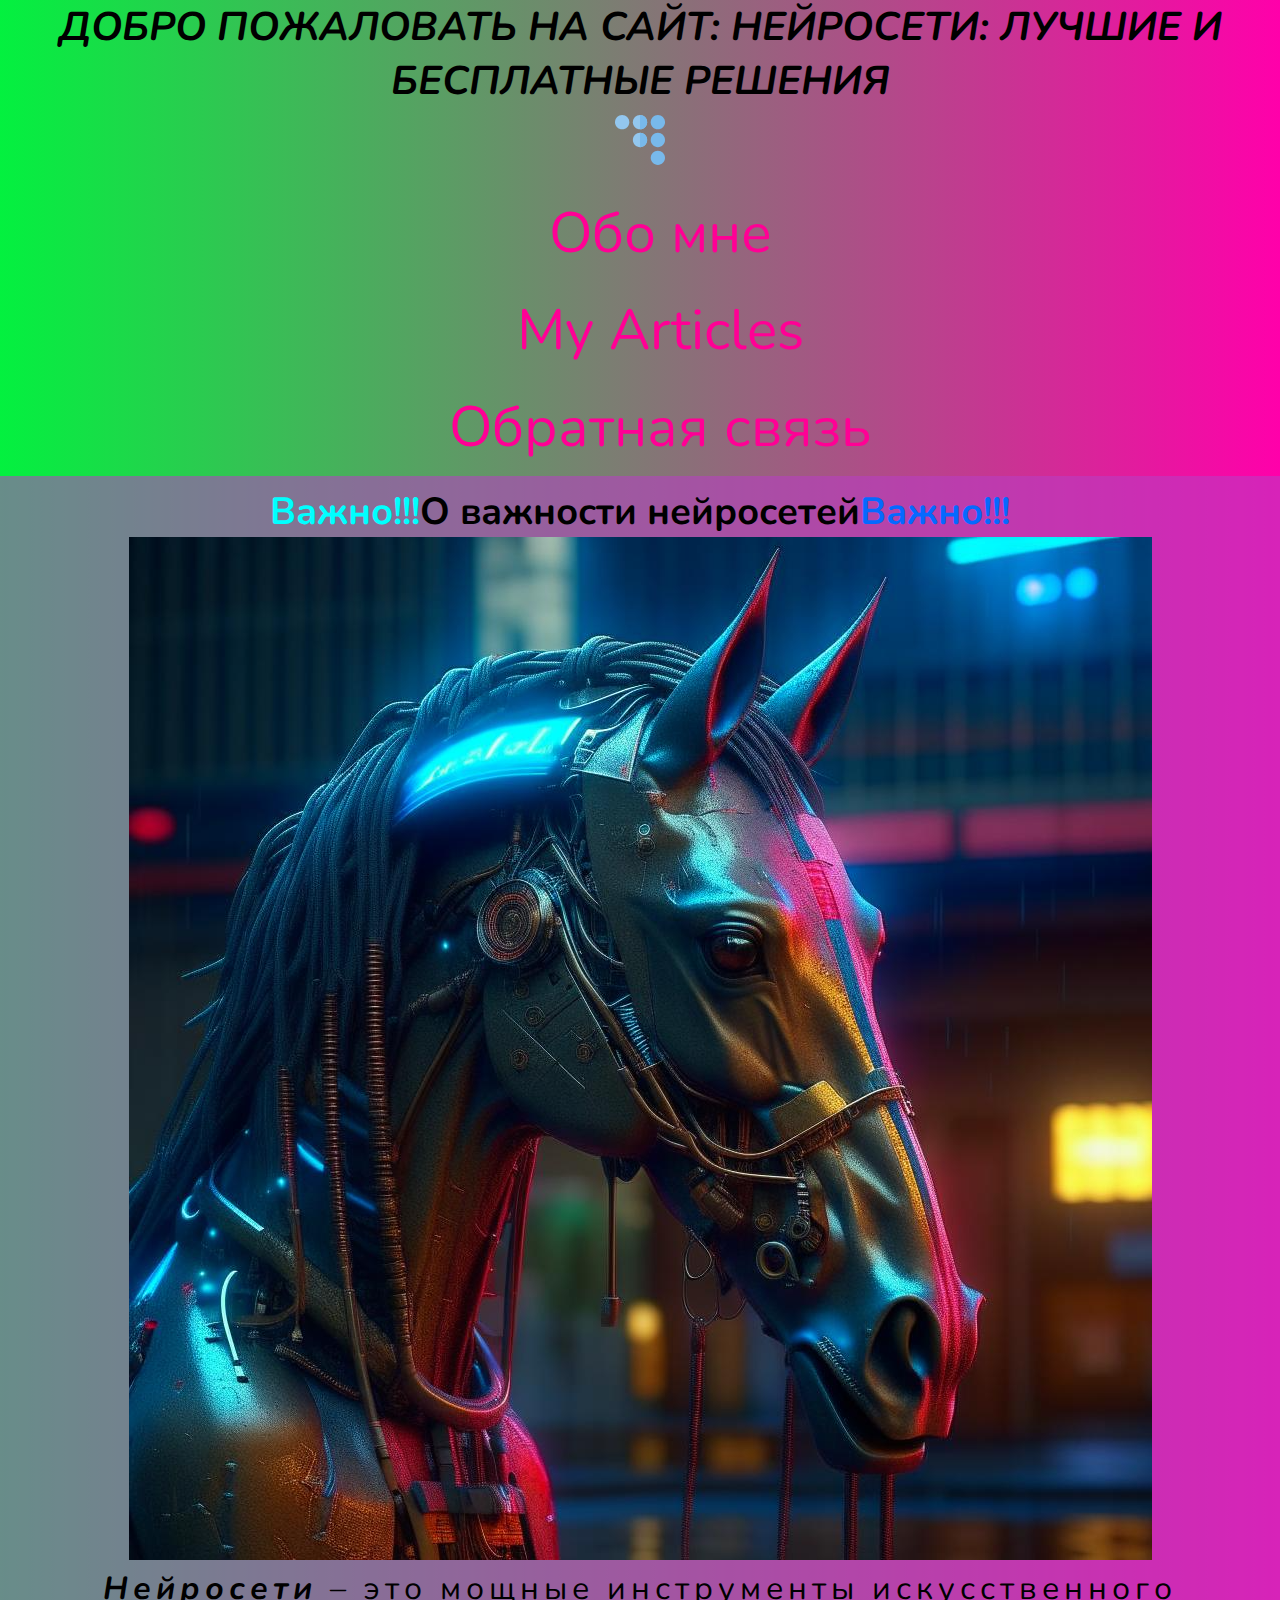
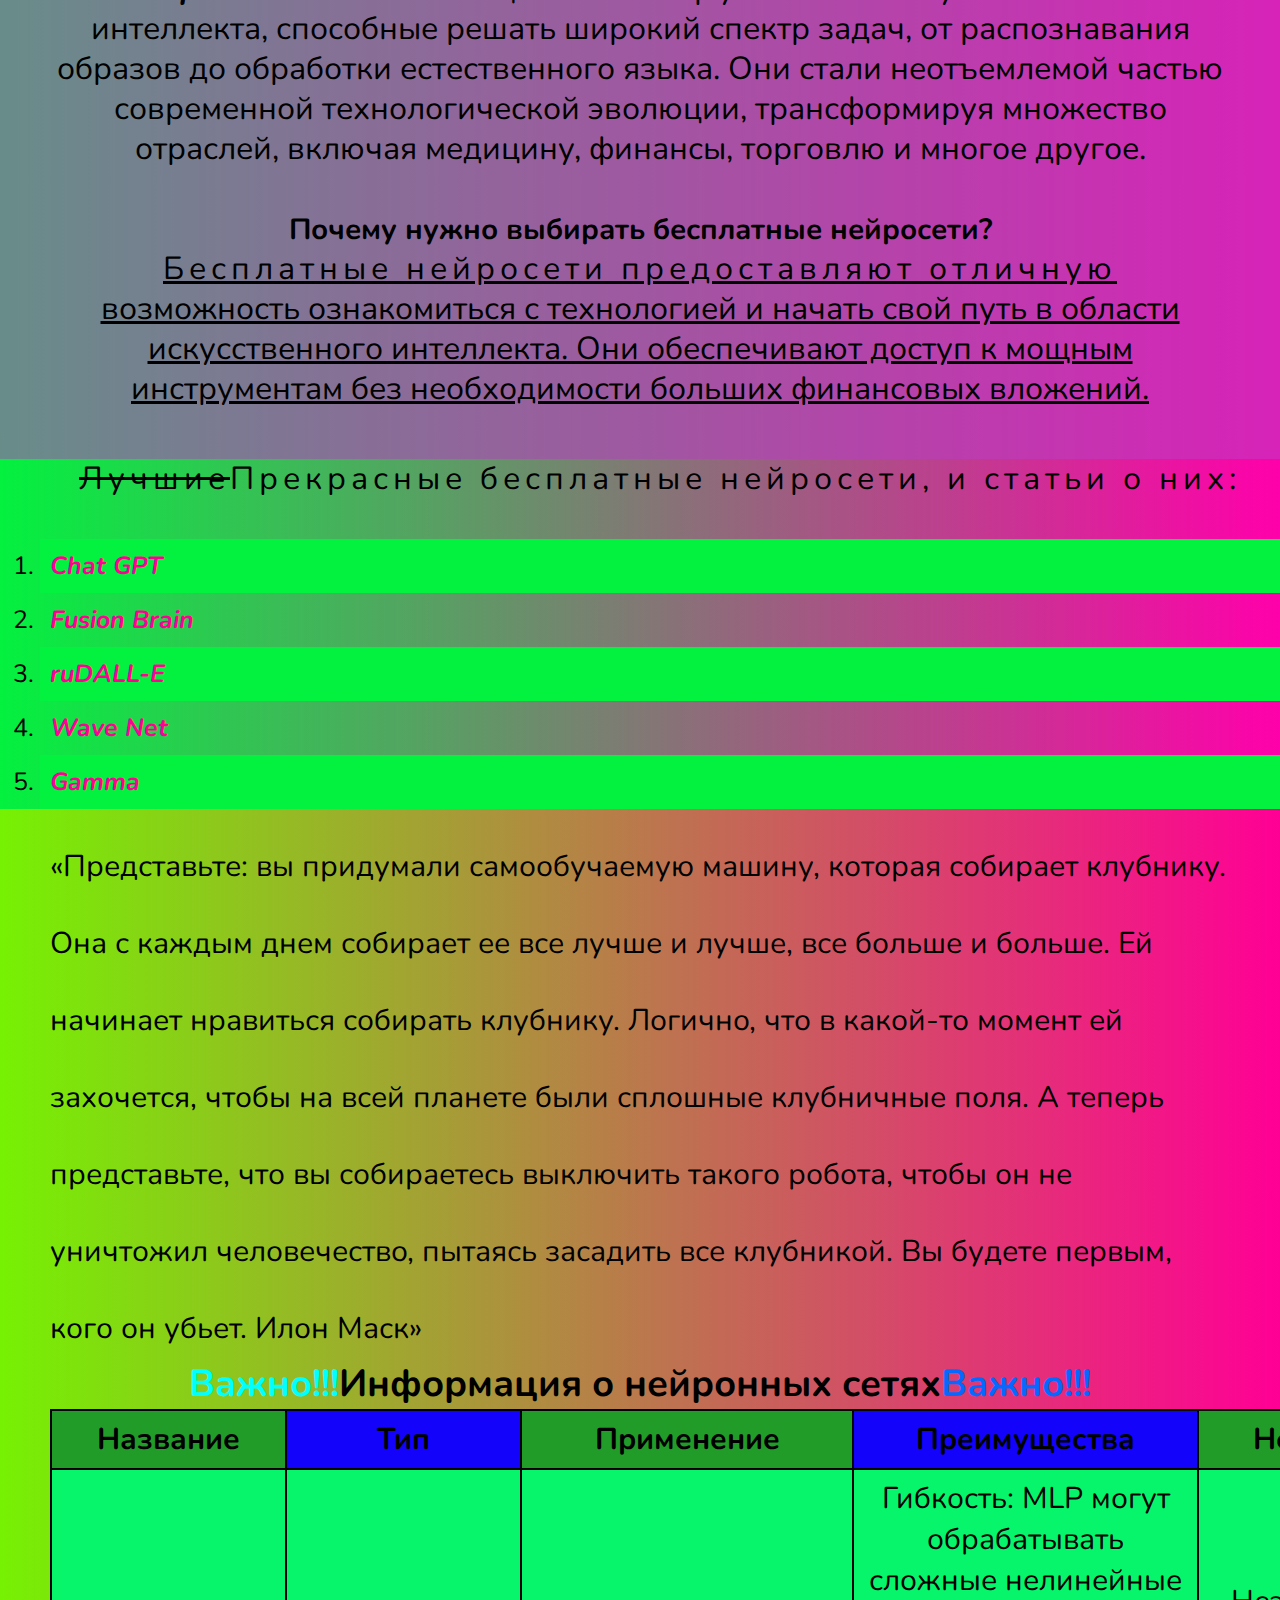
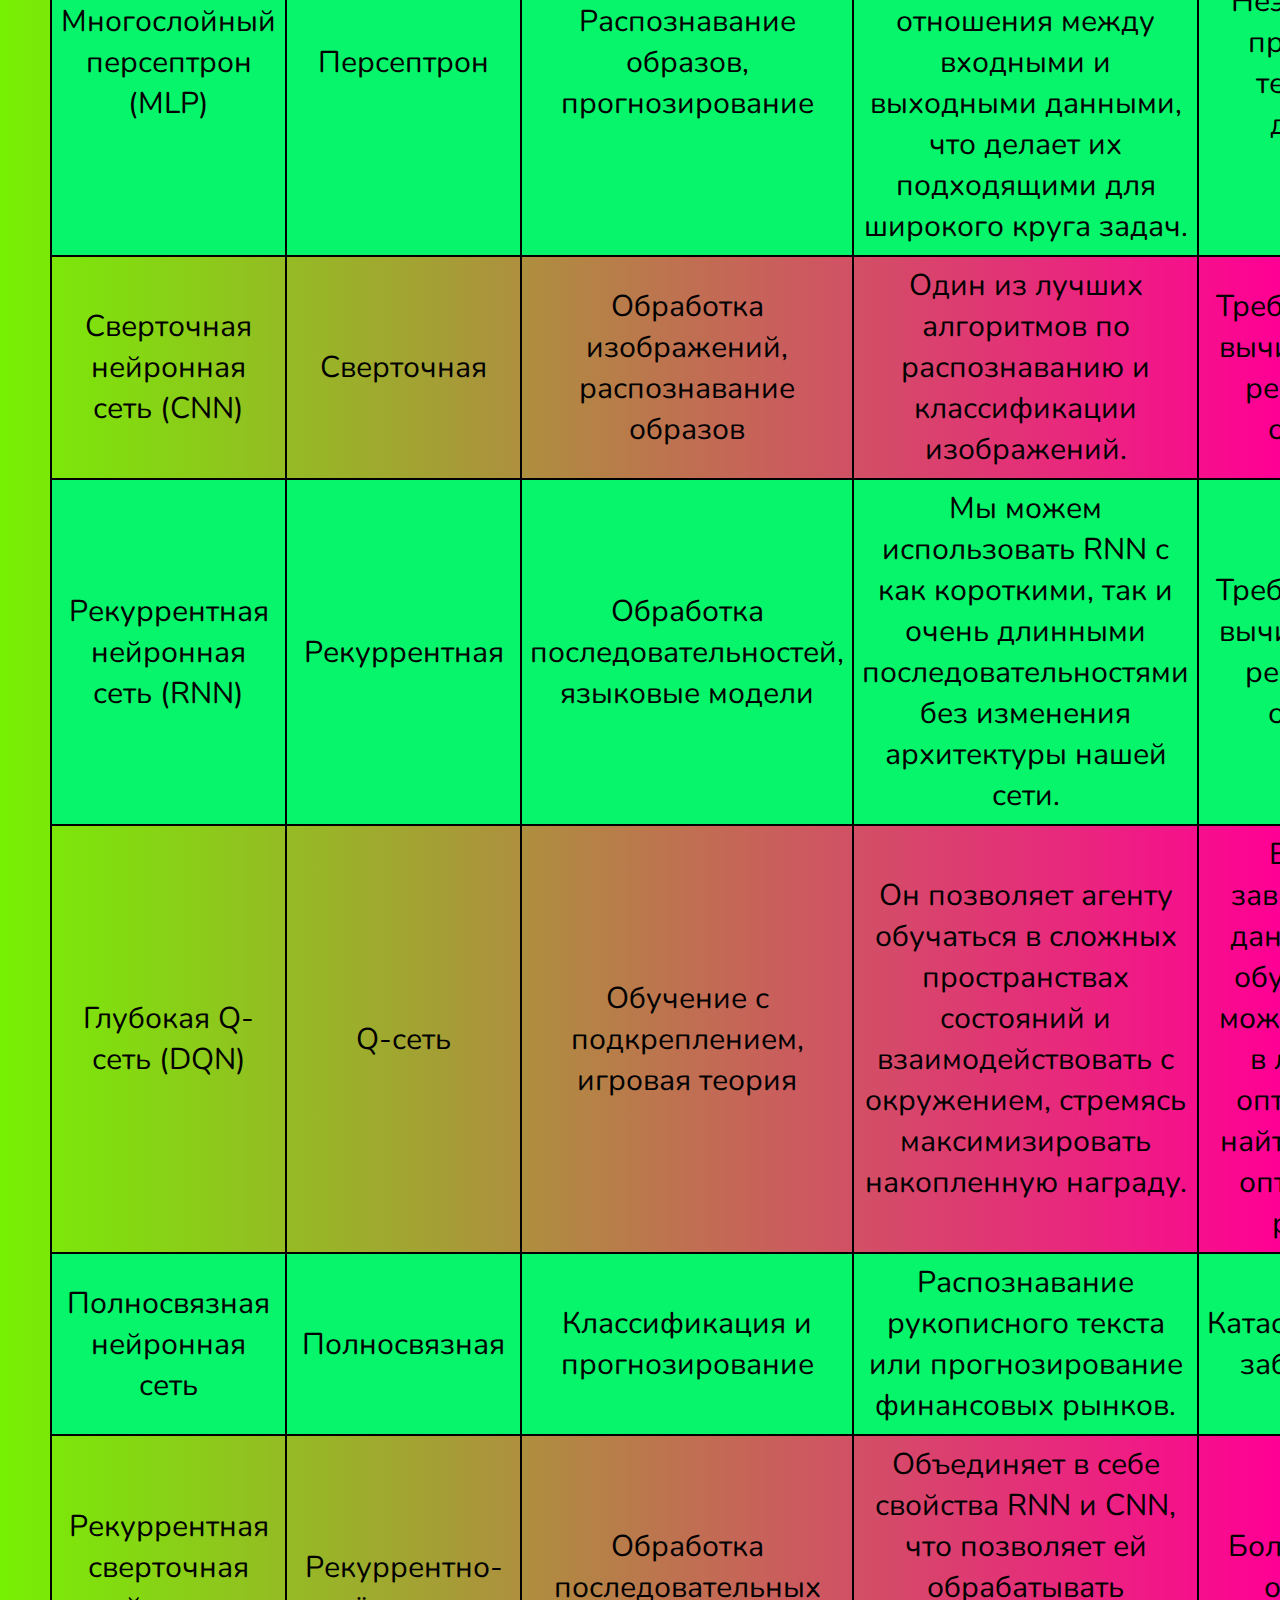
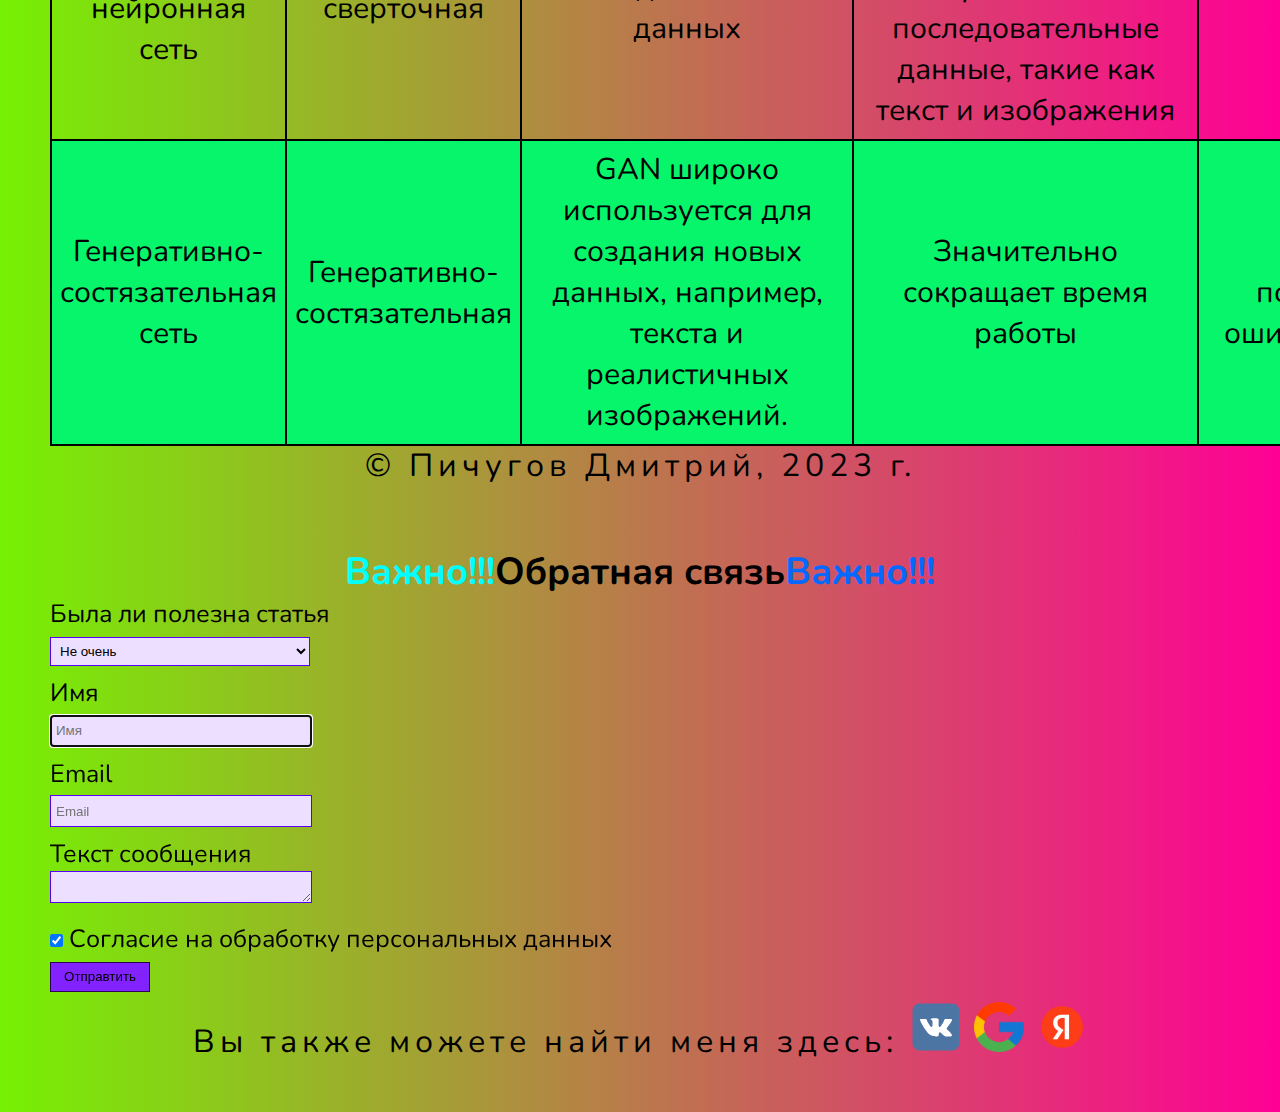
<file: index.html>
<!DOCTYPE html>
<html lang="ru">
<head>
    <meta charset="UTF-8">
    <meta http-equiv="X-UA-Compatible" content="IE=edge">
    <meta name="viewport" content="width=device-width, initial-scale=1.0">
    <link rel="preconnect" href="https://fonts.googleapis.com">
<link rel="preconnect" href="https://fonts.gstatic.com" crossorigin>
<link href="https://fonts.googleapis.com/css2?family=Inria+Sans&family=Nunito:wght@300&display=swap" rel="stylesheet">
    <link rel="stylesheet" href="css/style.css">
    <title>Neural Networks</title>   
    <meta name="keywords" content="Нейросети, Лучшие нейросети, Бесплатные нейросети"> 
    <meta name="Description" content="Website that admires the beauty of central processing unit and encoureges you to do the same!">
    <meta name="viewport" content="widht=device-width, initial-scale=1.0">
    <meta name="msapplication-navbutton-color" content="#4285f4" />
    <meta name="apple-mobile-web-app-capable" content="yes" />
    <meta name="apple-mobile-web-app-status-bar-style" content="black-transcluent" />
    <meta name="viewport" content="ya-title=#000000,ya-dock=fade" />
    <link rel="icon" type="image" href="img/favicon12.ico" sizes="32x32">
    <meta property="og:title" content=">Добро пожаловать на сайт: Нейросети: лучшие и бесплатные решения">
    <meta property="og:site_name" content="Neural Networks">
    <meta property="og:url" content="https://yourprettyboy.github.io/first-project/index.html#feedback">
    <meta property="og:description" content="Нейросети - это мощные инструменты искусственного интеллекта, способные решать широкий спектр задач, от распознавания образов до обработки естественного языка. Они стали неотъемлемой частью современной технологической эволюции, трансформируя множество отраслей, включая медицину, финансы, торговлю и многое другое.">
    <meta property="og:image" content="https://yourprettyboy.github.io/first-project/img/main.png">
</head>
<body>
  <header>
    <h1>Добро пожаловать на сайт: Нейросети: лучшие и бесплатные решения</h1>
    <img src="img/logotypes-dots-svgrepo-com.svg" alt="логотип сайта" width="50px">
    <nav>
      <ul>
        <li><a href="#articles">Обо мне</li></a>
        <li><a href="#articles">My Articles</li></a>
        <li><a href="#feedback">Обратная связь</a></li>
      </ul>
    </nav>
  </header>
  <main>
    <section id="about">
        <h2>О важности нейросетей</h2>
        <img src="img/main.png" alt="аватар автора" >
        <p><strong lang="ru">Нейросети</strong> – это мощные инструменты искусственного интеллекта, способные решать широкий спектр задач, от распознавания образов до обработки естественного языка. Они стали неотъемлемой частью современной технологической эволюции, трансформируя множество отраслей, включая медицину, финансы, торговлю и многое другое.</p>
        <h3>Почему нужно выбирать бесплатные нейросети?</h3>
        <p lang="en">Бесплатные нейросети предоставляют отличную возможность ознакомиться с технологией и начать свой путь в области искусственного интеллекта. Они обеспечивают доступ к мощным инструментам без необходимости больших финансовых вложений.</p>
      </section>
    <section id="articles">
        <ol>
          <p><del>Лучшие</del>Прекрасные бесплатные нейросети, и статьи о них:</p>
          <li><a href="article1.html"><strong>Chat GPT</strong></a></li>
          <li><a href="article2.html"><strong>Fusion Brain</strong></a></li>
          <li><a href="article3.html"><strong>ruDALL-E</strong></a></li>
          <li><a href="article4.html"><strong>Wave Net</strong></a></li>
          <li><a href="article5.html"><strong>Gamma</strong></a></li>
        </ol>
    </section>
  </main>
  <footer>
    <q>Представьте: вы придумали самообучаемую машину, которая собирает клубнику. Она с каждым днем собирает ее все лучше и лучше, все больше и больше. Ей начинает нравиться собирать клубнику. Логично, что в какой-то момент ей захочется, чтобы на всей планете были сплошные клубничные поля. А теперь представьте, что вы собираетесь выключить такого робота, чтобы он не уничтожил человечество, пытаясь засадить все клубникой. Вы будете первым, кого он убьет.
      Илон Маск</q>  
</head>
<body>
    <h2>Информация о нейронных сетях</h2>
    <table>
        <tr>
            <th>Название</th>
            <th>Тип</th>
            <th>Применение</th>
            <th>Преимущества</th>
            <th>Недостатки</th>
        </tr>
        <tr>
            <td>Многослойный персептрон (MLP)</td>
            <td>Персептрон</td>
            <td>Распознавание образов, прогнозирование</td>
            <td>Гибкость: MLP могут обрабатывать сложные нелинейные отношения между входными и выходными данными, что делает их подходящими для широкого круга задач.</td>
            <td>Неэффективна при работе с текстовыми данными;</td>
        </tr>
        <tr>
            <td>Сверточная нейронная сеть (CNN)</td>
            <td>Сверточная</td>
            <td>Обработка изображений, распознавание образов</td>
            <td>Один из лучших алгоритмов по распознаванию и классификации изображений.</td>
            <td>Требует больших вычислительных ресурсов для обучения;</td>
        </tr>
        <tr>
            <td>Рекуррентная нейронная сеть (RNN)</td>
            <td>Рекуррентная</td>
            <td>Обработка последовательностей, языковые модели</td>
            <td>Мы можем использовать RNN с как короткими, так и очень длинными последовательностями без изменения архитектуры нашей сети.</td>
            <td>Требует больших вычислительных ресурсов для обучения;</td>
        </tr>
        <tr>
            <td>Глубокая Q-сеть (DQN)</td>
            <td>Q-сеть</td>
            <td>Обучение с подкреплением, игровая теория</td>
            <td>Он позволяет агенту обучаться в сложных пространствах состояний и взаимодействовать с окружением, стремясь максимизировать накопленную награду.</td>
            <td>Вызывает зависимость от данных: В ходе обучения DQN может "застрять" в локальном оптимуме и не найти глобально оптимального решения.</td>
        </tr>
        <tr>
          <td>Полносвязная нейронная сеть</td>
          <td>Полносвязная</td>
          <td>Классификация и прогнозирование</td>
          <td>Распознавание рукописного текста или прогнозирование финансовых рынков.</td>
          <td>Катастрофическая забывчивость</td>
        </tr>
        <tr>
          <td>Рекуррентная сверточная нейронная сеть</td>
          <td>Рекуррентно-свёрточная</td>
          <td>Обработка последовательных данных</td>
          <td>Объединяет в себе свойства RNN и CNN, что позволяет ей обрабатывать последовательные данные, такие как текст и изображения</td>
          <td>Большое время обработки данных</td>
        </tr>
        <tr>
          <td>Генеративно-состязательная сеть</td>
          <td>Генеративно-состязательная</td>
          <td>GAN широко используется для создания новых данных, например, текста и реалистичных изображений.</td>
          <td>Значительно сокращает время работы</td>
          <td>Иногда появляются ошибки в тексте</td>
        </tr>
    </table>
    <p>&copy; Пичугов Дмитрий, 2023 г.</p>
  </footer>
  <footer>
    <section id="feedback">
      <h2>Обратная связь</h2>
                <form id="contact-form">
            <div class="contact-form">
                <label for="theme">Была ли полезна статья</label><br>
                <select name="theme" type="theme" id="theme">
                    <option value="1">Не очень</option>
                    <option value="2">Помогла но не сильно</option>
                    <option value="3">Отлично</option>
                    <option value="4">Великолепно</option>
                </select>
            </div>
                <label for="name">Имя</label><br>
                <input id="name" type="text" placeholder="Имя" required autofocus><br>
                <label for="email">Email</label><br>
                <input id="email" type="text" placeholder="Email" required><br>
                <label for="connect">Текст сообщения</label><br>
                <textarea id="connect" type="text" rows="3" required></textarea><br>
                <label>
                    <input id="checkbox" type="checkbox" value="checkbox" checked required>
                    Согласие на обработку персональных данных<br>
                </label>
                <input type="submit" value="Отправтить"><br>
</section>
    <p>Вы также можете найти меня здесь: 
      <a href="https://vk.com/prettysickboy" target="_blank"><img class="social-icon" src="img/VK.com-logo.svg" alt="Соцсеть 1" width="50px"></a>
      <a href="https://www.google.ru/" target="_blank"><img class="social-icon" src="img/google-icon-2048x2048-czn3g8x8.png" alt="Соцсеть 2" width="50px"></a>
      <a href="https://ya.ru/" target="_blank"><img class="social-icon" src="img/Yandex_icon.svg.png" alt="Соцсеть 3" width="50px"></a>
    </p>
  </footer>
</body>
</html>
</file>
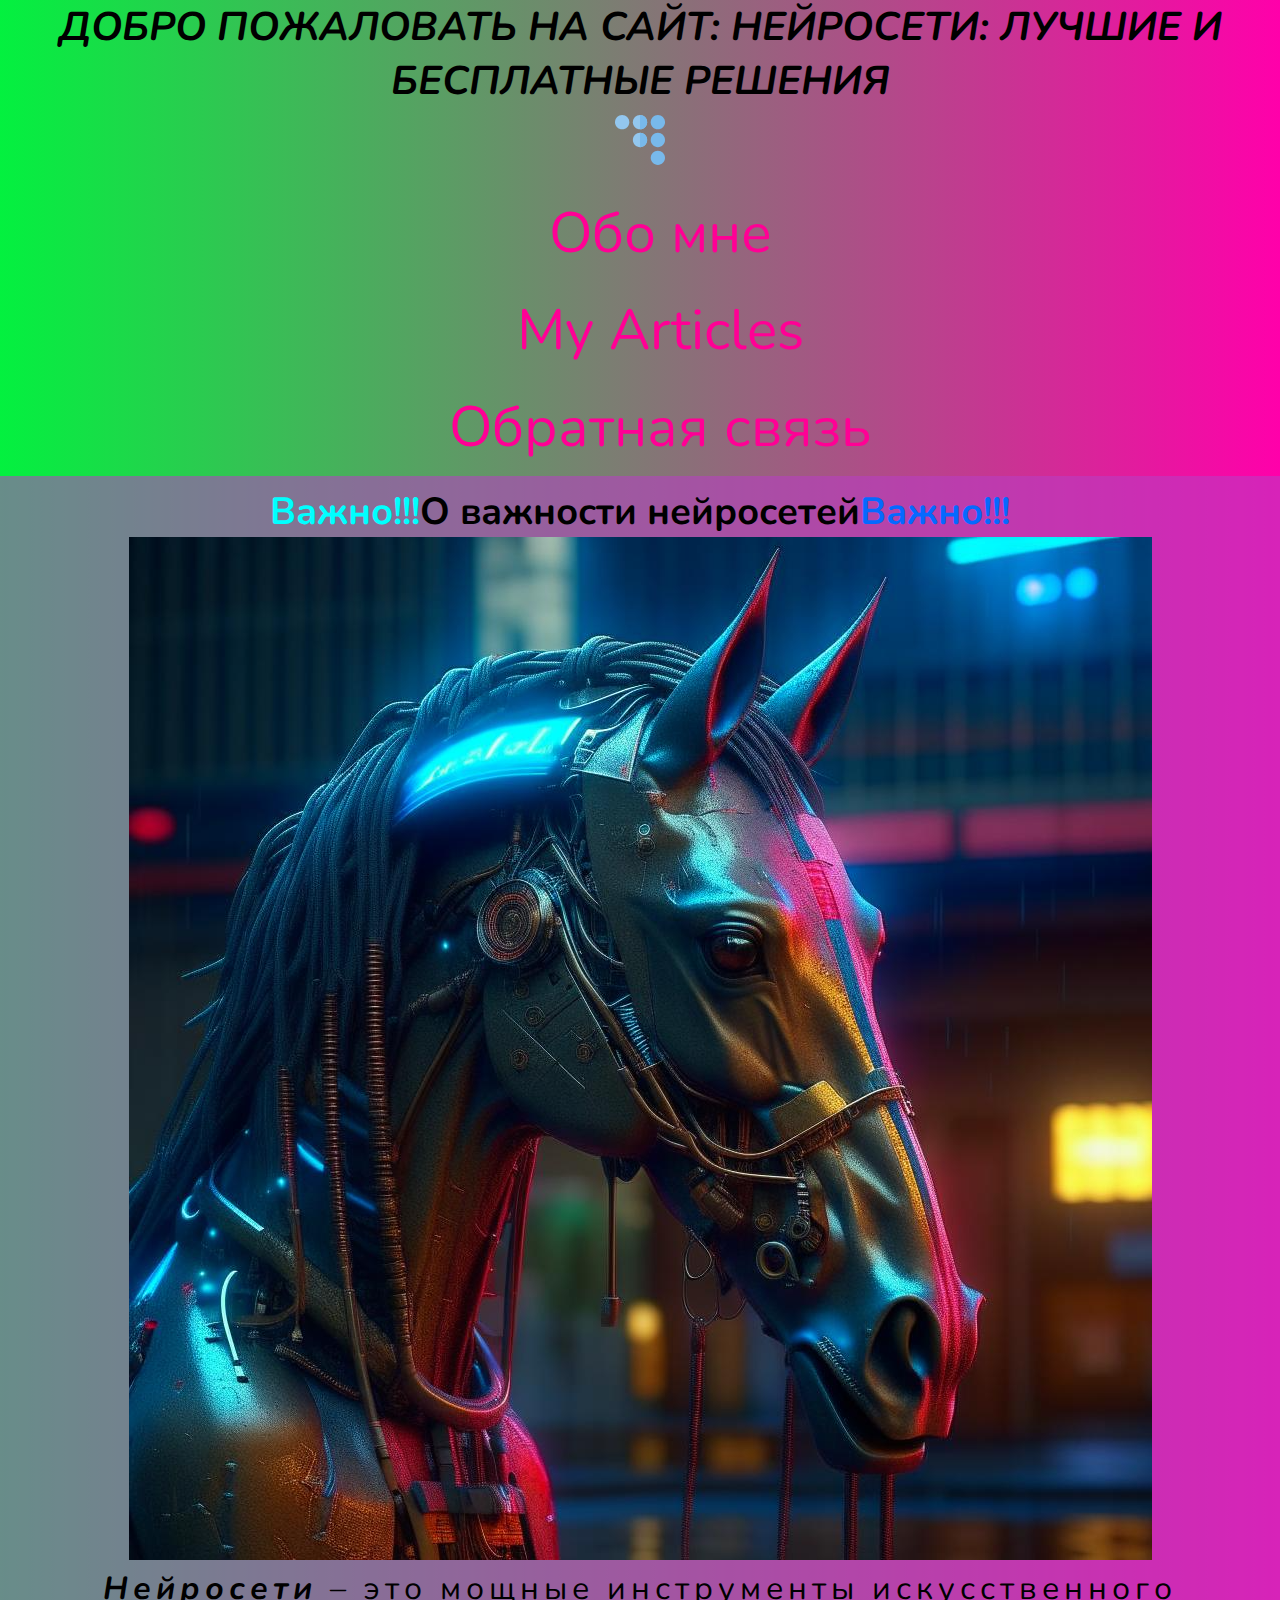
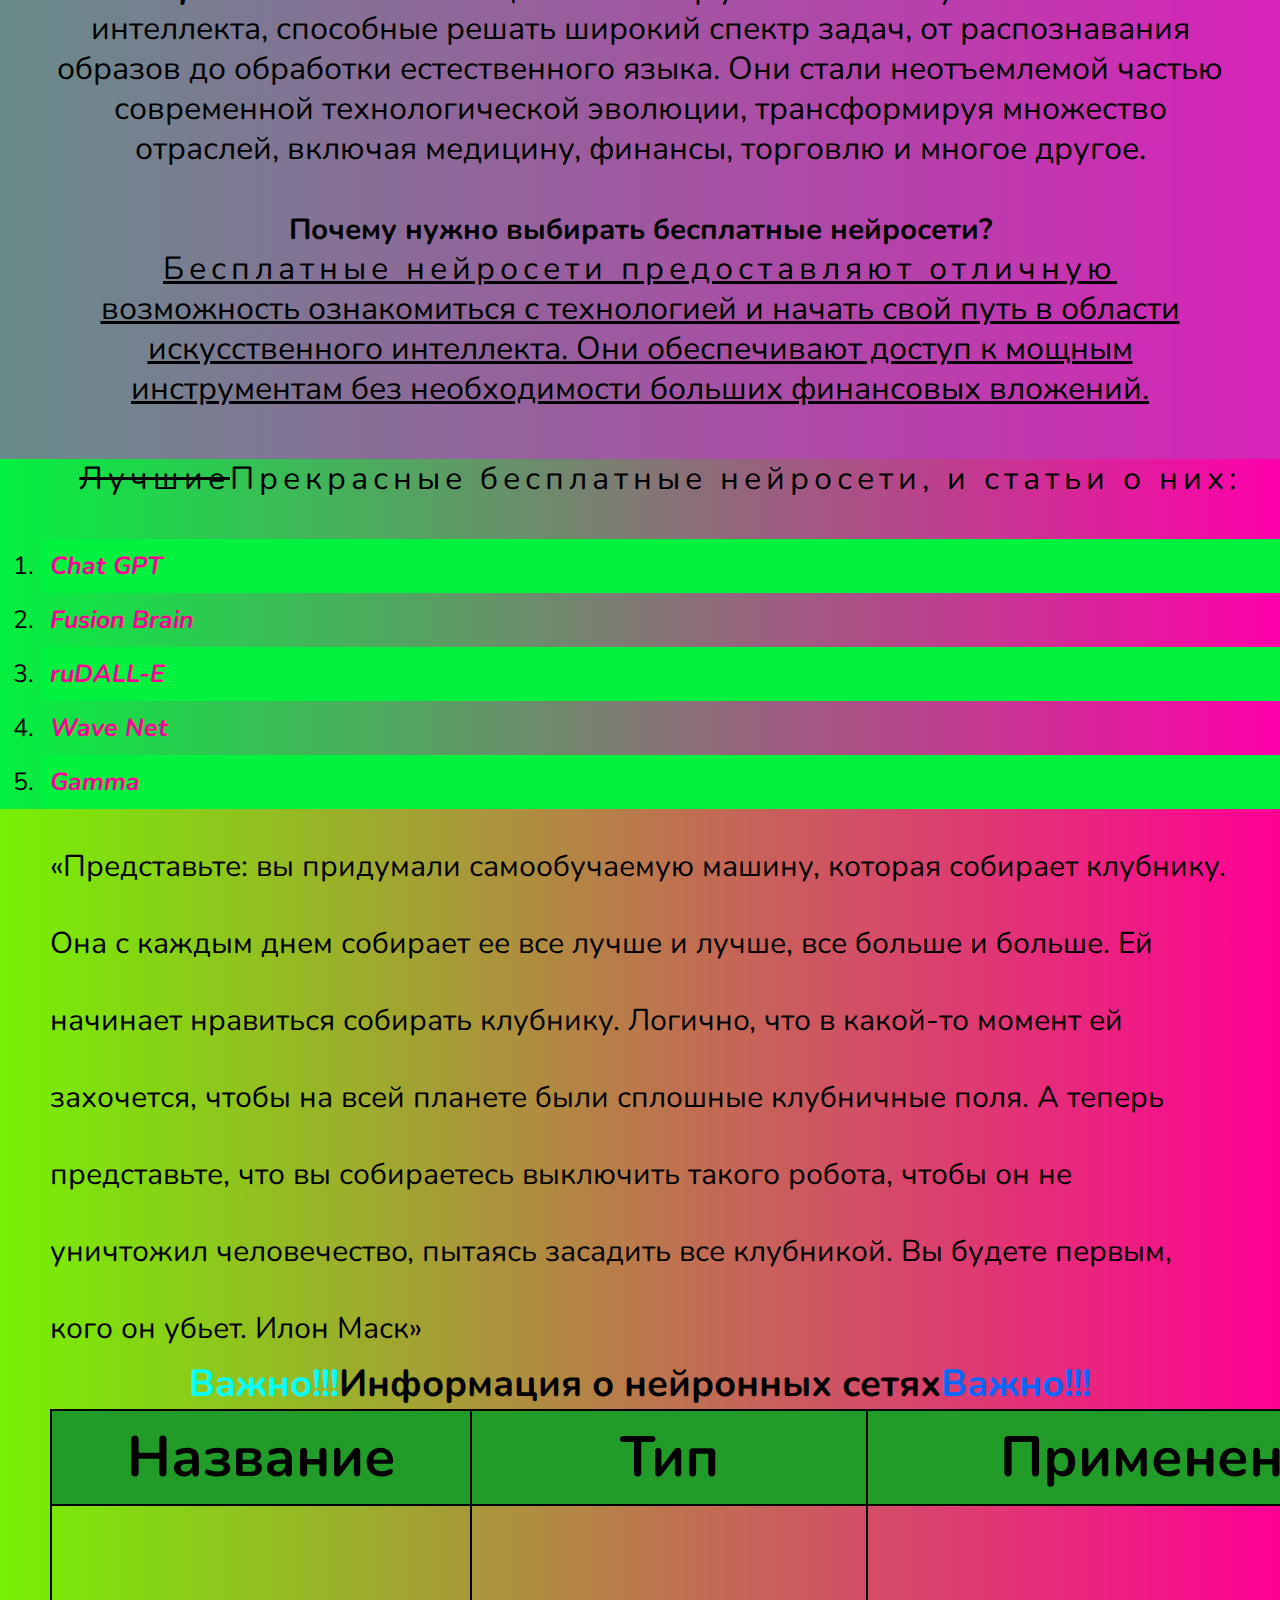
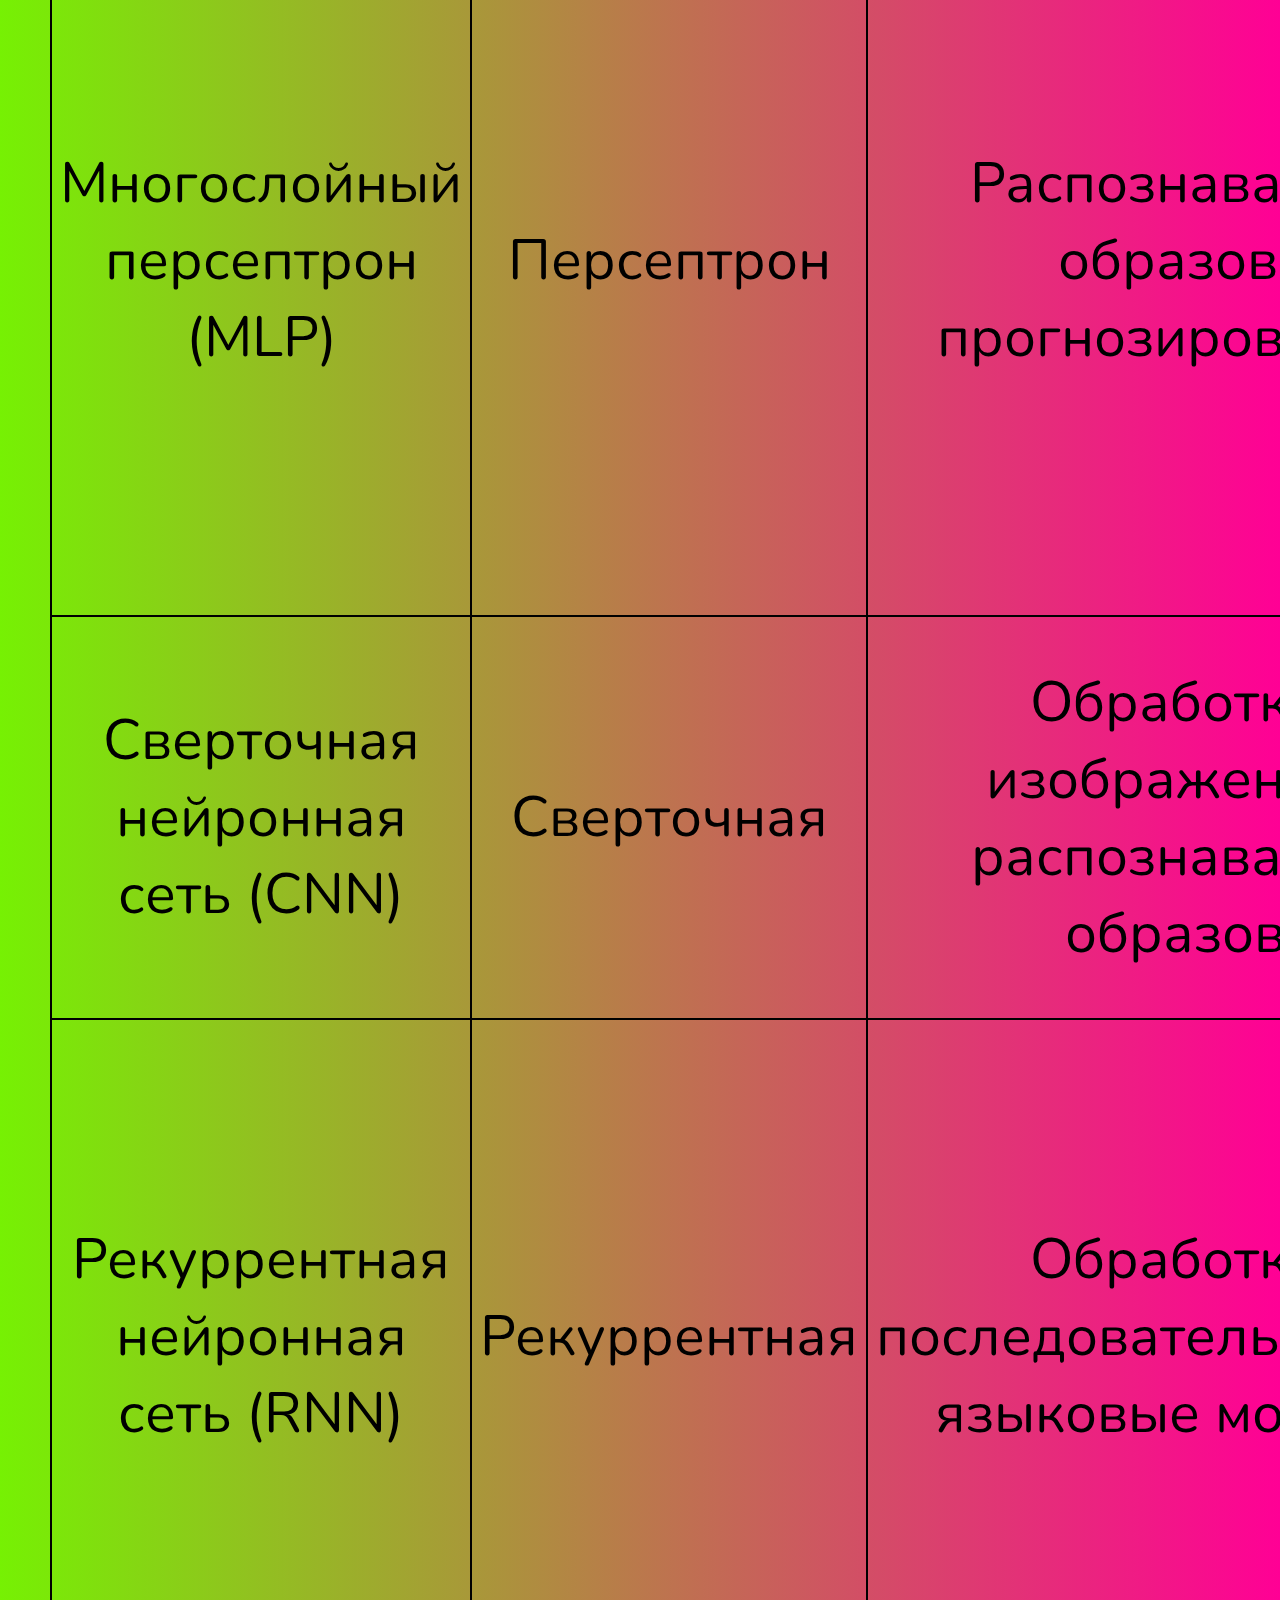
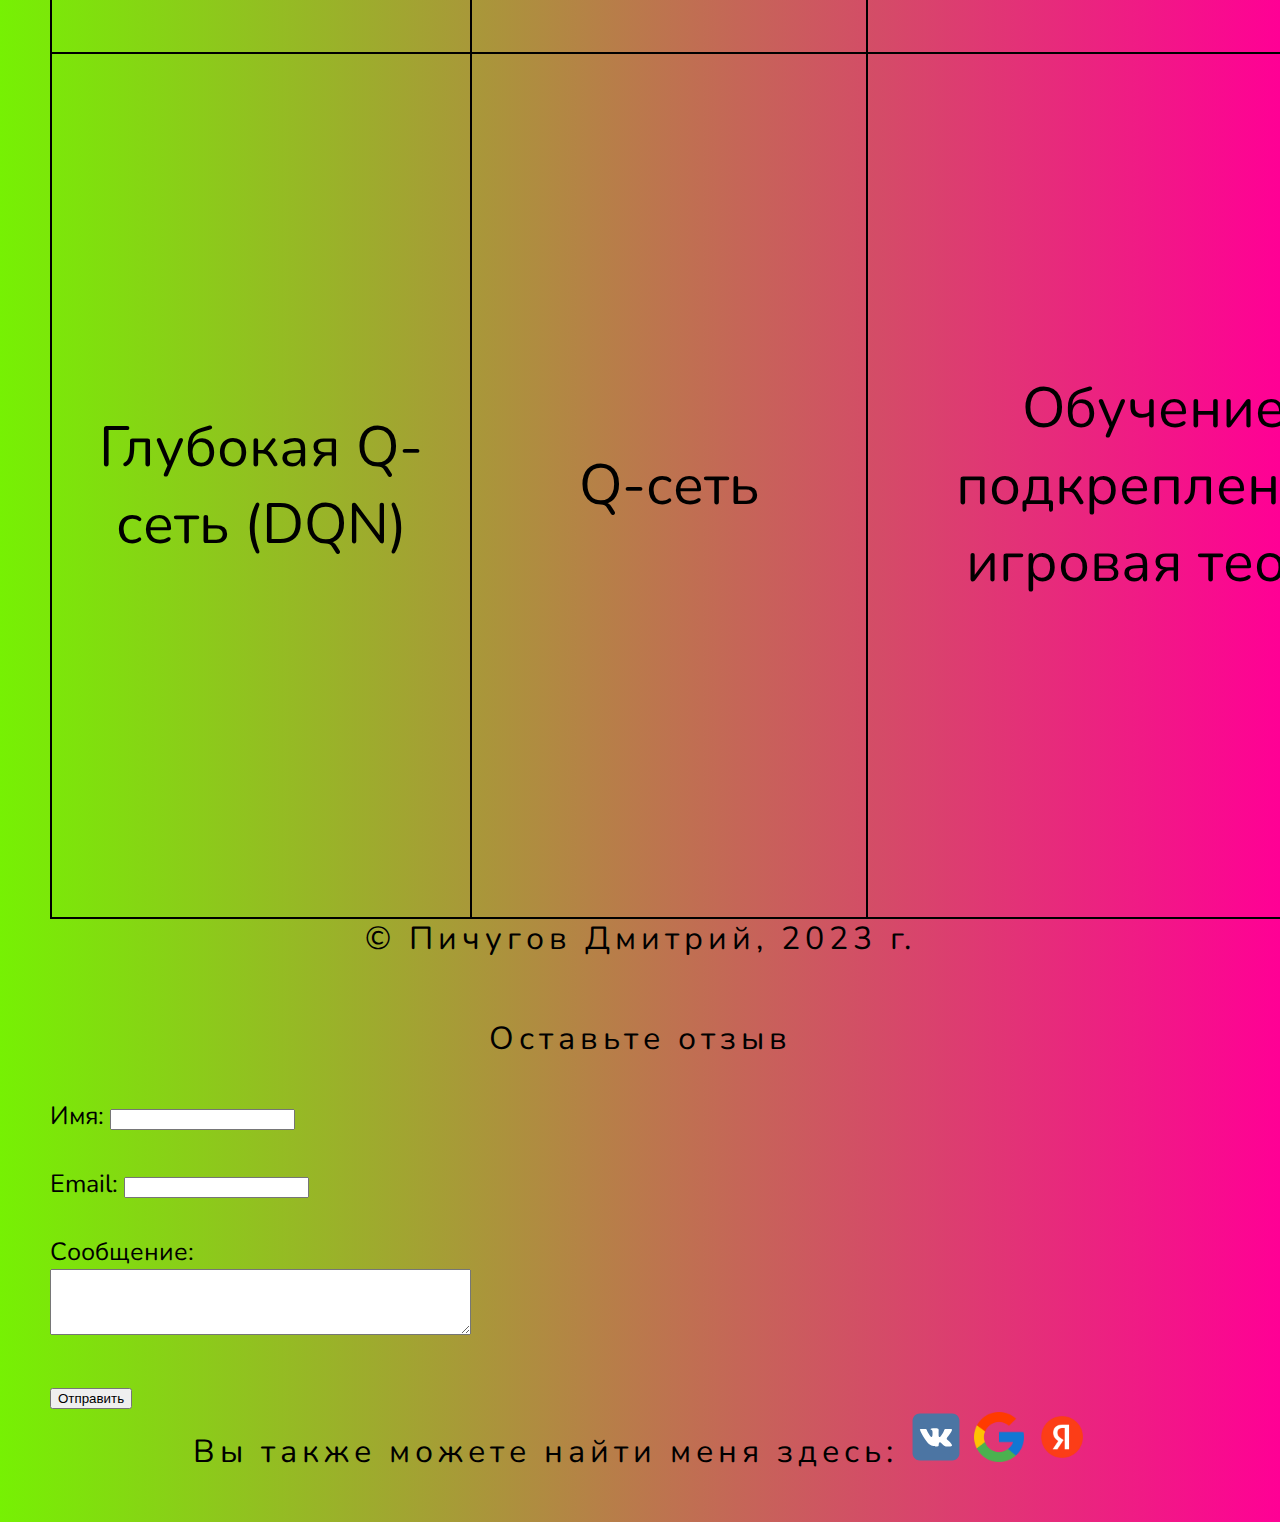
<file: Pichugov_Dmitrij_pi_130/index.html>
<!DOCTYPE html>
<html lang="ru">
<head>
    <meta charset="UTF-8">
    <meta http-equiv="X-UA-Compatible" content="IE=edge">
    <meta name="viewport" content="width=device-width, initial-scale=1.0">
    <link rel="preconnect" href="https://fonts.googleapis.com">
<link rel="preconnect" href="https://fonts.gstatic.com" crossorigin>
<link href="https://fonts.googleapis.com/css2?family=Inria+Sans&family=Nunito:wght@300&display=swap" rel="stylesheet">
    <link rel="stylesheet" href="css/style.css">
    <title>Neural Networks</title>    
</head>
<body>
  <header>
    <h1>Добро пожаловать на сайт: Нейросети: лучшие и бесплатные решения</h1>
    <img src="img/logotypes-dots-svgrepo-com.svg" alt="логотип сайта" width="50px">
    <nav>
      <ul>
        <li><a href="#articles">Обо мне</li></a>
        <li><a href="#articles">My Articles</li></a>
        <li><a href="#feedback">Обратная связь</a></li>
      </ul>
    </nav>
  </header>
  <main>
    <section id="about">
        <h2>О важности нейросетей</h2>
        <img src="img/kandinsky-download-1696410360047.png" alt="аватар автора" >
        <p><strong lang="ru">Нейросети</strong> – это мощные инструменты искусственного интеллекта, способные решать широкий спектр задач, от распознавания образов до обработки естественного языка. Они стали неотъемлемой частью современной технологической эволюции, трансформируя множество отраслей, включая медицину, финансы, торговлю и многое другое.</p>
        <h3>Почему нужно выбирать бесплатные нейросети?</h3>
        <p lang="en">Бесплатные нейросети предоставляют отличную возможность ознакомиться с технологией и начать свой путь в области искусственного интеллекта. Они обеспечивают доступ к мощным инструментам без необходимости больших финансовых вложений.</p>
      </section>
    <section id="articles">
        <ol>
          <p><del>Лучшие</del>Прекрасные бесплатные нейросети, и статьи о них:</p>
          <li><a href="article1.html"><strong>Chat GPT</strong></a></li>
          <li><a href="article2.html"><strong>Fusion Brain</strong></a></li>
          <li><a href="article3.html"><strong>ruDALL-E</strong></a></li>
          <li><a href="article4.html"><strong>Wave Net</strong></a></li>
          <li><a href="article5.html"><strong>Gamma</strong></a></li>
        </ol>
    </section>
  </main>
  <footer>
    <q>Представьте: вы придумали самообучаемую машину, которая собирает клубнику. Она с каждым днем собирает ее все лучше и лучше, все больше и больше. Ей начинает нравиться собирать клубнику. Логично, что в какой-то момент ей захочется, чтобы на всей планете были сплошные клубничные поля. А теперь представьте, что вы собираетесь выключить такого робота, чтобы он не уничтожил человечество, пытаясь засадить все клубникой. Вы будете первым, кого он убьет.

      Илон Маск</q>
      <style>
        table {
            width: 10%;
            border-collapse: collapse;
        }
        th, td {
            border: 2px solid #000000;
            padding: 8px;
            text-align: center;
        }
        th {
            background-color: #229c28;
        }
    </style>
</head>
<body>
    <h2>Информация о нейронных сетях</h2>
    <table>
        <tr>
            <th>Название</th>
            <th>Тип</th>
            <th>Применение</th>
            <th>Преимущества</th>
            <th>Недостатки</th>
        </tr>
        <tr>
            <td>Многослойный персептрон (MLP)</td>
            <td>Персептрон</td>
            <td>Распознавание образов, прогнозирование</td>
            <td>Гибкость: MLP могут обрабатывать сложные нелинейные отношения между входными и выходными данными, что делает их подходящими для широкого круга задач.</td>
            <td>Неэффективна при работе с текстовыми данными;</td>
        </tr>
        <tr>
            <td>Сверточная нейронная сеть (CNN)</td>
            <td>Сверточная</td>
            <td>Обработка изображений, распознавание образов</td>
            <td>Один из лучших алгоритмов по распознаванию и классификации изображений.</td>
            <td>Требует больших вычислительных ресурсов для обучения;</td>
        </tr>
        <tr>
            <td>Рекуррентная нейронная сеть (RNN)</td>
            <td>Рекуррентная</td>
            <td>Обработка последовательностей, языковые модели</td>
            <td>Мы можем использовать RNN с как короткими, так и очень длинными последовательностями без изменения архитектуры нашей сети.</td>
            <td>Требует больших вычислительных ресурсов для обучения;</td>
        </tr>
        <tr>
            <td>Глубокая Q-сеть (DQN)</td>
            <td>Q-сеть</td>
            <td>Обучение с подкреплением, игровая теория</td>
            <td>Он позволяет агенту обучаться в сложных пространствах состояний и взаимодействовать с окружением, стремясь максимизировать накопленную награду.</td>
            <td>Вызывает зависимость от данных: В ходе обучения DQN может "застрять" в локальном оптимуме и не найти глобально оптимального решения.</td>
        </tr>
    </table>
    <p>&copy; Пичугов Дмитрий, 2023 г.</p>
  </footer>
  <footer>
    <section id="feedback">
      <p>Оставьте отзыв</p>
    <form action="/submit_feedback.php" method="post">
      <label for="name">Имя:</label>
      <input type="text" id="name" name="name"><br><br>
      <label for="email">Email:</label>
      <input type="email" id="email" name="email"><br><br>
      <label for="message">Сообщение:</label><br>
      <textarea id="message" name="message" rows="4" cols="50"></textarea><br><br>
      <input type="submit" value="Отправить">
  </form>
</section>











    <p>Вы также можете найти меня здесь: 
      <a href="https://vk.com/prettysickboy" target="_blank"><img class="social-icon" src="img/VK.com-logo.svg" alt="Соцсеть 1" width="50px"></a>
      <a href="https://www.google.ru/" target="_blank"><img class="social-icon" src="img/google-icon-2048x2048-czn3g8x8.png" alt="Соцсеть 2" width="50px"></a>
      <a href="https://ya.ru/" target="_blank"><img class="social-icon" src="img/Yandex_icon.svg.png" alt="Соцсеть 3" width="50px"></a>
    </p>
  </footer>
</body>
</html>
</file>
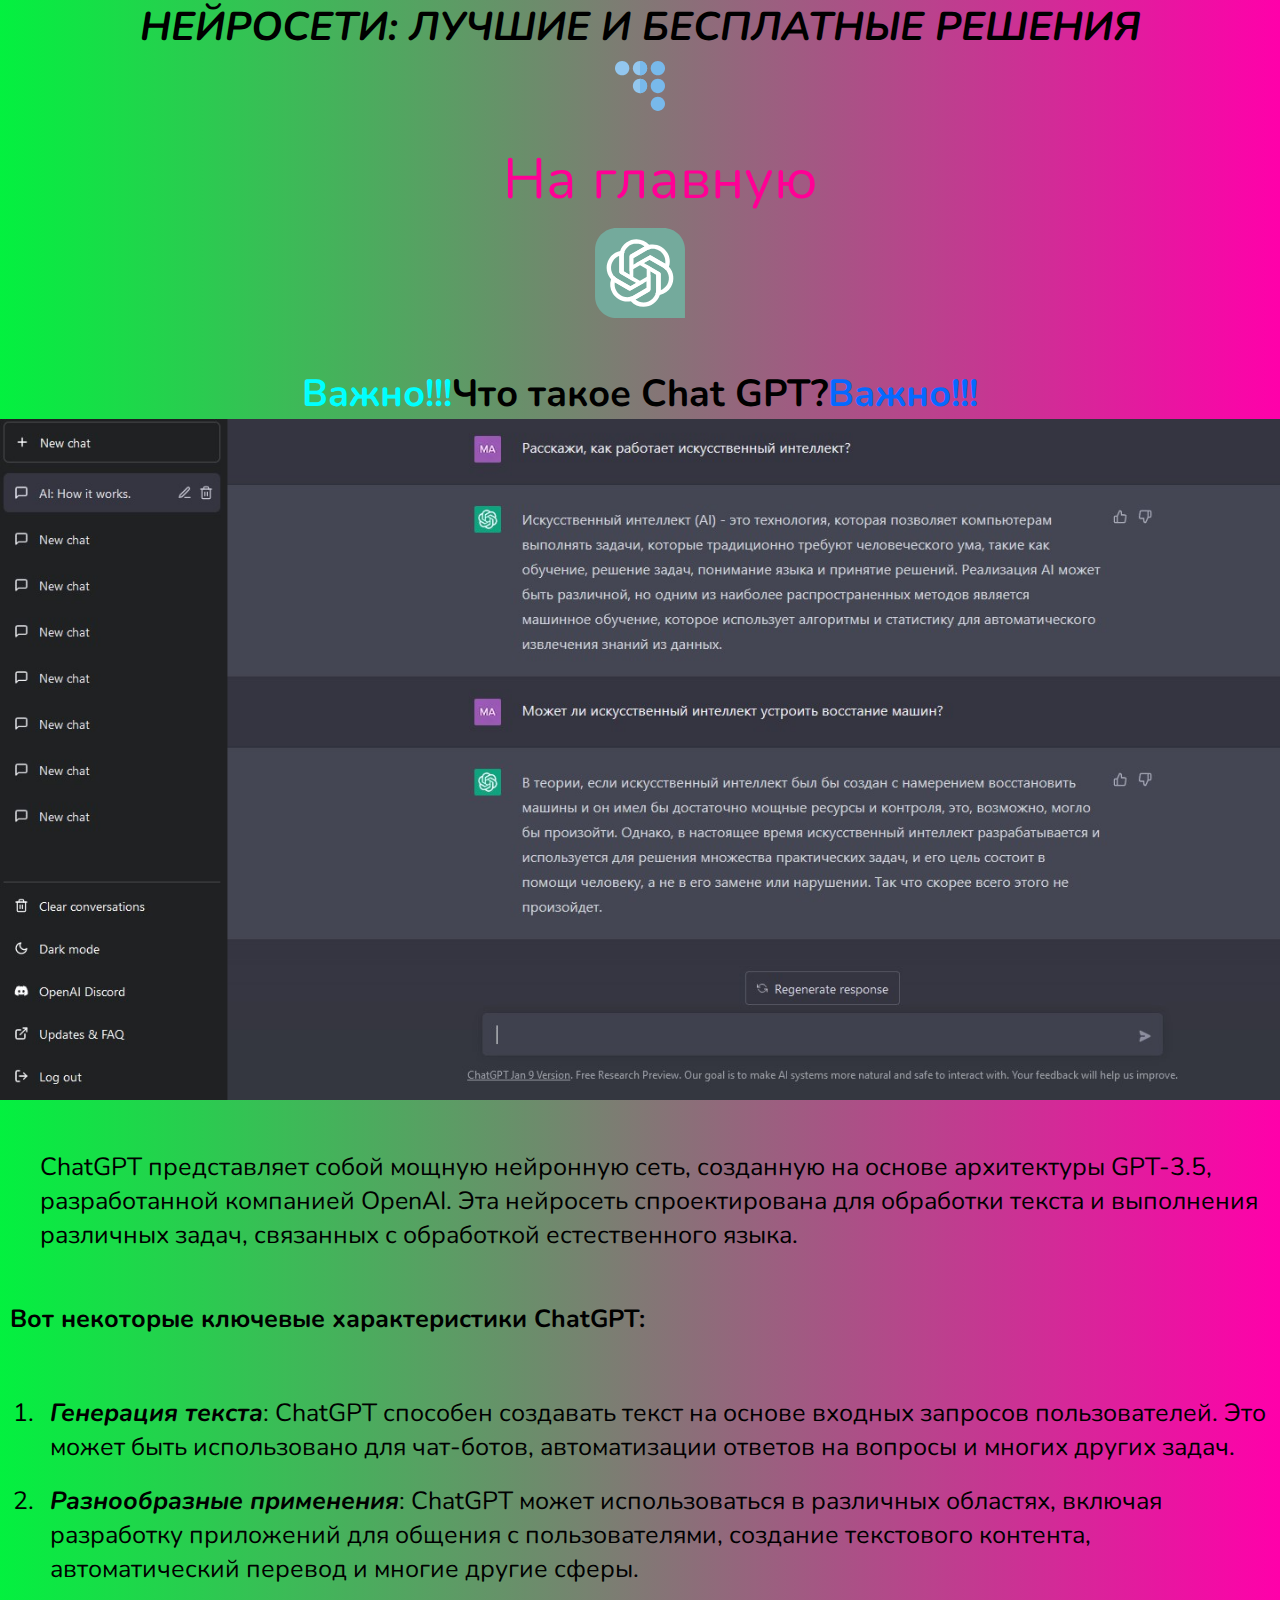
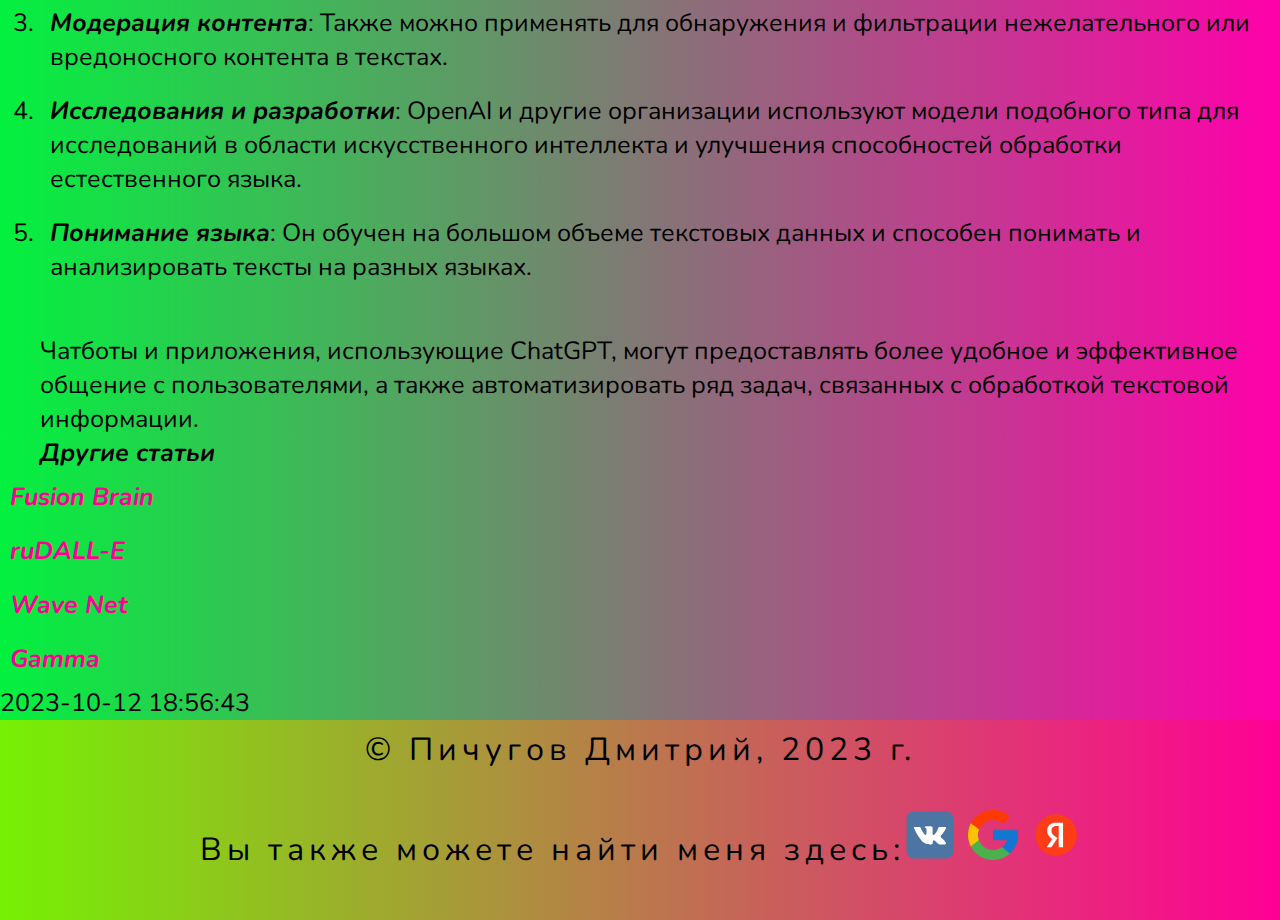
<file: article1.html>
<!DOCTYPE html>
<html lang="ru">
<head>
    <meta charset="UTF-8">
    <meta http-equiv="X-UA-Compatible" content="IE=edge">
    <meta name="viewport" content="width=device-width, initial-scale=1.0">
    <link rel="preconnect" href="https://fonts.googleapis.com">
    <link rel="preconnect" href="https://fonts.gstatic.com" crossorigin>
    <link href="https://fonts.googleapis.com/css2?family=Inria+Sans&family=Nunito:wght@300&display=swap" rel="stylesheet">
    <link rel="stylesheet" href="css/style.css">
    <title>Neural Networks</title>   
    <link rel="icon" type="image" href="img/favicon12.ico" sizes="32x32"> 
    <meta name="keywords" content="Нейросети, Лучшие нейросети, Бесплатные нейросети">
    <meta property="og:title" content=">Добро пожаловать на сайт: Нейросети: лучшие и бесплатные решения">
    <meta property="og:site_name" content="Neural Networks">
    <meta property="og:url" content="">
    <meta property="og:description" content="">
    <meta property="og:image" content="">

</head>
<body>
  <header>
    <h1>Нейросети: лучшие и бесплатные решения</h1>
    <img src="img/logotypes-dots-svgrepo-com.svg" alt="логотип сайта" width="50px">
    <nav>
      <ul>
        <li><a href="index.html">На главную</li></a>
        
      </ul>
    </nav>
  </header>
  <main>
    <section id="content">
    <p>
      <img src="img/ChatGPT_logo.svg" alt="логотип сайта" width="90px" >
    
      <h2>Что такое Chat GPT?</h2>
      <p>
        <img src="img/screenshot_1333.jpg" alt="" width="1400px">
      </p>
      <p><ol>ChatGPT представляет собой мощную нейронную сеть, созданную на основе архитектуры GPT-3.5, разработанной компанией OpenAI. Эта нейросеть спроектирована для обработки текста и выполнения различных задач, связанных с обработкой естественного языка.</ol></p>
  <h4>Вот некоторые ключевые характеристики ChatGPT:</h4>
  <p><ol><li><strong>Генерация текста</strong>: ChatGPT способен создавать текст на основе входных запросов пользователей. Это может быть использовано для чат-ботов, автоматизации ответов на вопросы и многих других задач.</li>
<li><strong>Разнообразные применения</strong>: ChatGPT может использоваться в различных областях, включая разработку приложений для общения с пользователями, создание текстового контента, автоматический перевод и многие другие сферы.</li>
<li><strong>Модерация контента</strong>: Также можно применять для обнаружения и фильтрации нежелательного или вредоносного контента в текстах.</li>
<li><strong>Исследования и разработки</strong>: OpenAI и другие организации используют модели подобного типа для исследований в области искусственного интеллекта и улучшения способностей обработки естественного языка.</li>
  <li><strong>Понимание языка</strong>: Он обучен на большом объеме текстовых данных и способен понимать и анализировать тексты на разных языках.</li></ol></p>
<ol>Чатботы и приложения, использующие ChatGPT, могут предоставлять более удобное и эффективное общение с пользователями, а также автоматизировать ряд задач, связанных с обработкой текстовой информации.</ol>      
<ul><strong>Другие статьи</strong></ul>
<li><a href="article2.html"><strong>Fusion Brain</strong></a></li>
          <li><a href="article3.html"><strong>ruDALL-E</strong></a></li>
          <li><a href="article4.html"><strong>Wave Net</strong></a></li>
          <li><a href="article5.html"><strong>Gamma</strong></a></li>

          <time>2023-10-12 18:56:43</time>
</main>
  <footer>
    <p>&copy; Пичугов Дмитрий, 2023 г.</p>
    <p>Вы также можете найти меня здесь:<a href="https://vk.com/prettysickboy" target="_blank"><img class="social-icon" src="img/VK.com-logo.svg" alt="Соцсеть 1" width="50px"></a>
      <a href="https://www.google.ru/" target="_blank"><img class="social-icon" src="img/google-icon-2048x2048-czn3g8x8.png" alt="Соцсеть 2" width="50px"></a>
      <a href="https://ya.ru/" target="_blank"><img class="social-icon" src="img/Yandex_icon.svg.png" alt="Соцсеть 3" width="50px"></a></p>
  </footer>
</body>
</html>
</file>
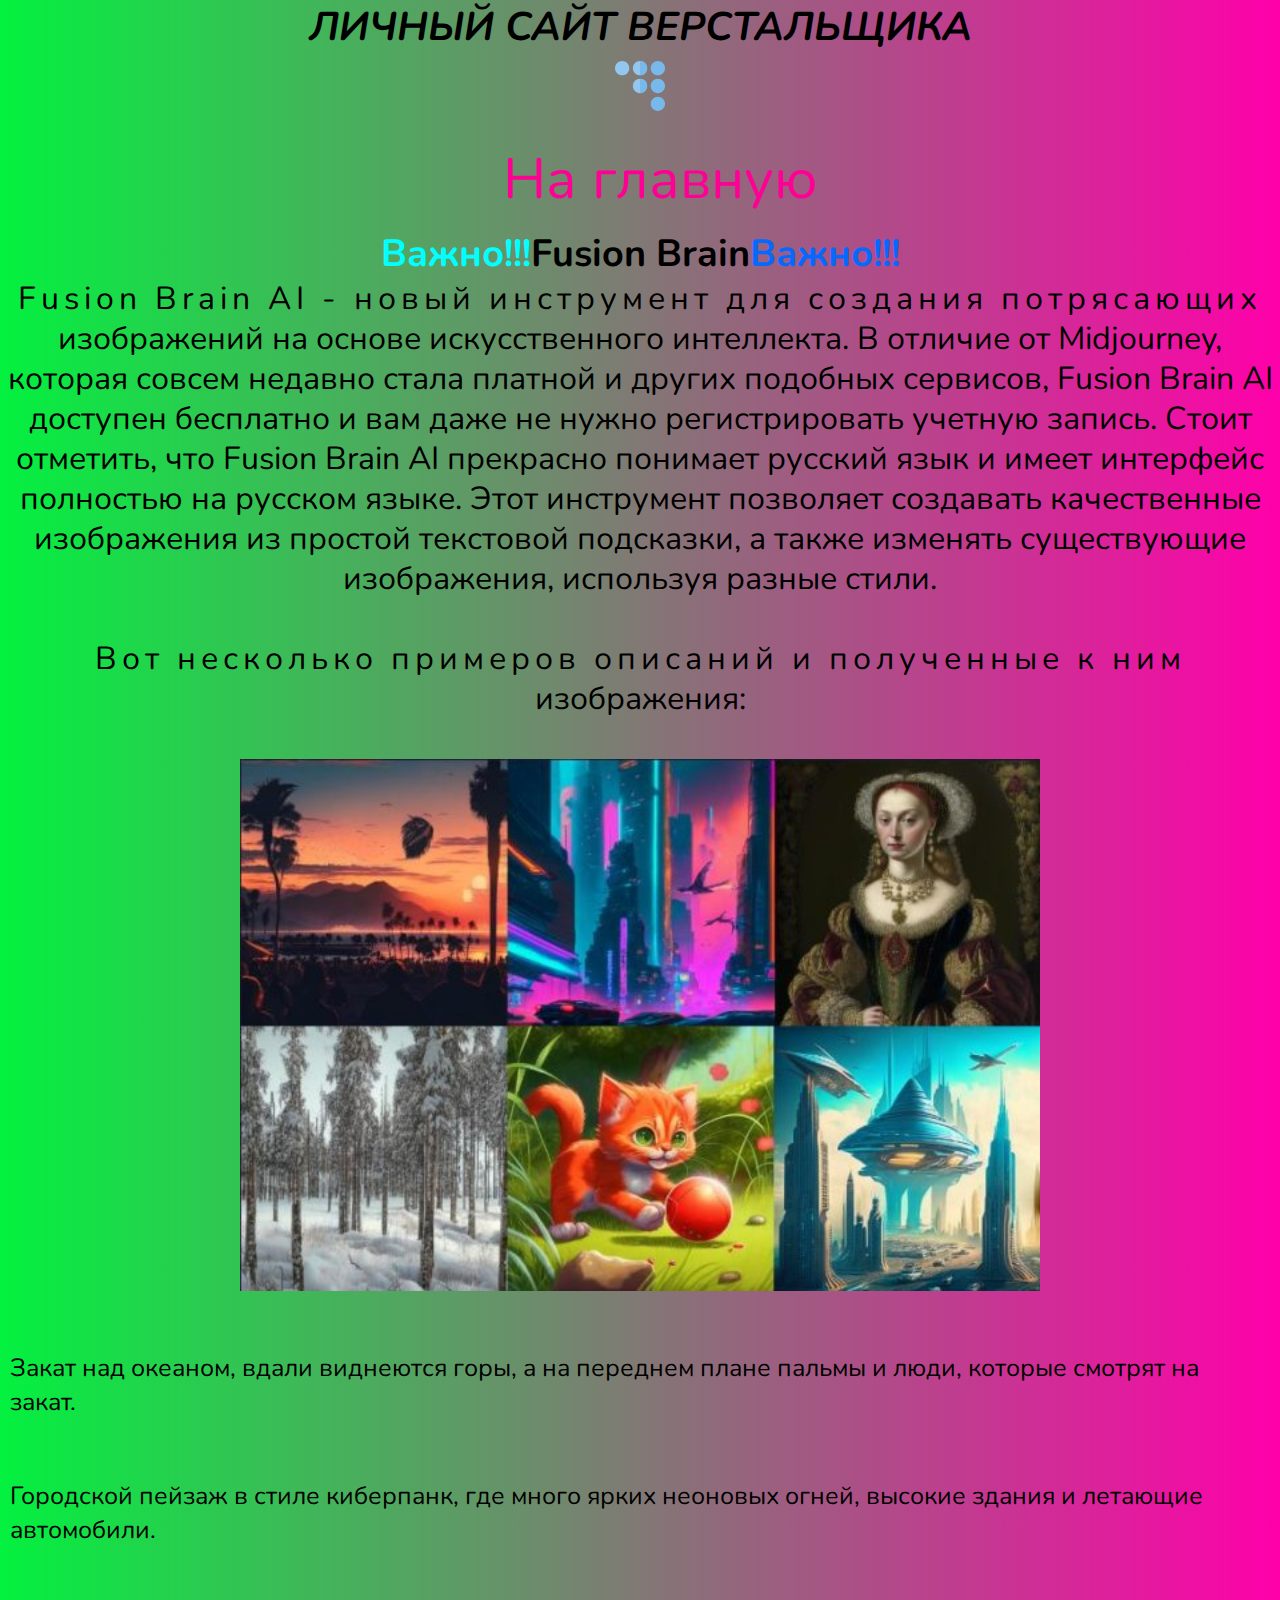
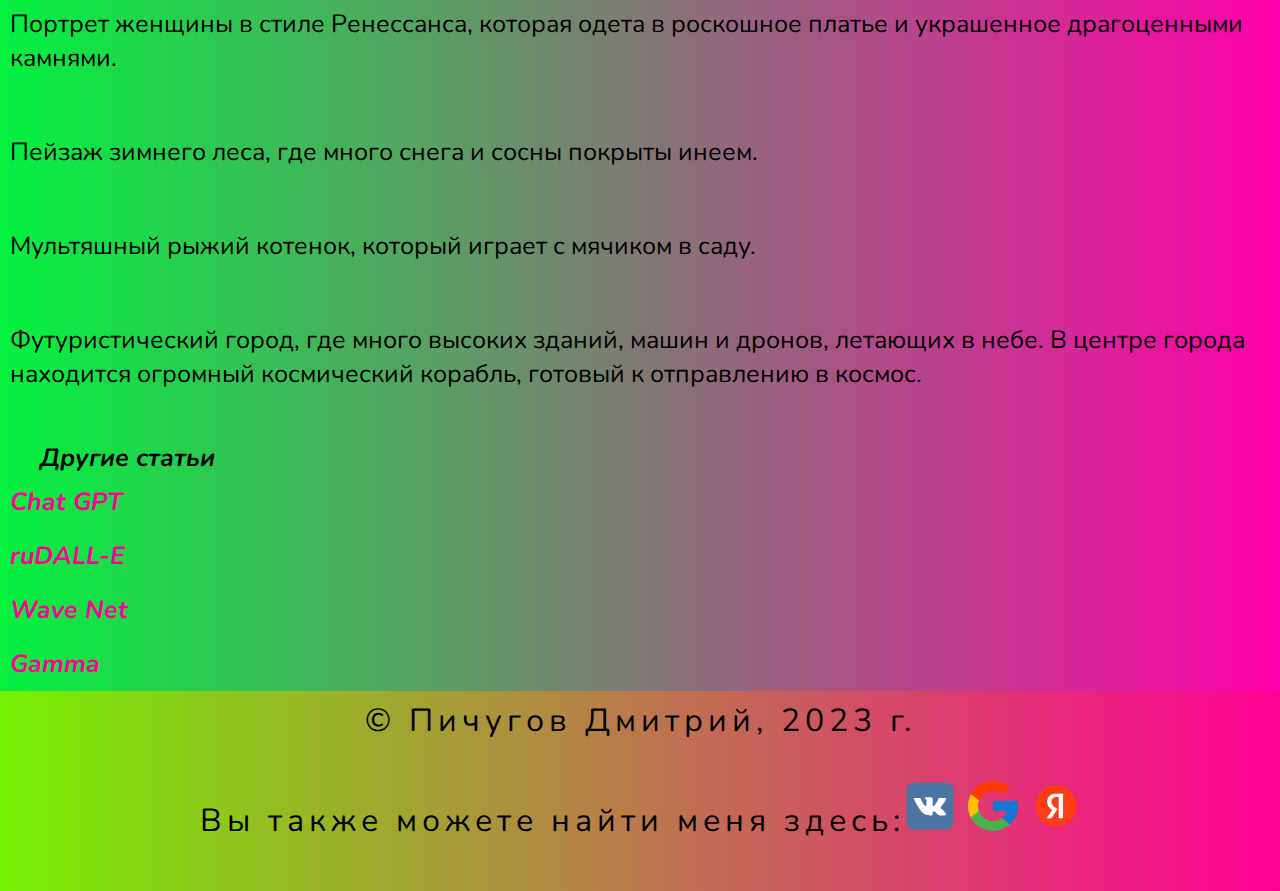
<file: article2.html>
<!DOCTYPE html>
<html lang="ru">
<head>
    <meta charset="UTF-8">
    <meta http-equiv="X-UA-Compatible" content="IE=edge">
    <meta name="viewport" content="width=device-width, initial-scale=1.0">
    <link rel="preconnect" href="https://fonts.googleapis.com">
    <link rel="preconnect" href="https://fonts.gstatic.com" crossorigin>
    <link href="https://fonts.googleapis.com/css2?family=Inria+Sans&family=Nunito:wght@300&display=swap" rel="stylesheet">
    <link rel="stylesheet" href="css/style.css">
    <title>Neural Networks</title> 
    <link rel="icon" type="image" href="img/favicon12.ico" sizes="32x32">
    <meta name="keywords" content="Нейросети, Лучшие нейросети, Бесплатные нейросети">  
    <meta property="og:title" content=">Добро пожаловать на сайт: Нейросети: лучшие и бесплатные решения">
    <meta property="og:site_name" content="Neural Networks">
    <meta property="og:url" content="">
    <meta property="og:description" content="">
    <meta property="og:image" content="">
 
</head>
<body>
  <header>
    <h1>Личный сайт верстальщика</h1>
    <img src="img/logotypes-dots-svgrepo-com.svg" alt="логотип сайта" width="50px">
    <nav>
      <ul>
        <li><a href="index.html">На главную</li></a>
        
      </ul>
    </nav>
  </header>
  <main>
    <section id="content">
        <h2>Fusion Brain</h2>
        <p>Fusion Brain AI - новый инструмент для создания потрясающих изображений на основе искусственного интеллекта. В отличие от Midjourney, которая совсем недавно стала платной и других подобных сервисов, Fusion Brain AI доступен бесплатно и вам даже не нужно регистрировать учетную запись. Стоит отметить, что Fusion Brain AI прекрасно понимает русский язык и имеет интерфейс полностью на русском языке. Этот инструмент позволяет создавать качественные изображения из простой текстовой подсказки, а также изменять существующие изображения, используя разные стили. </p>
        <p>Вот несколько примеров описаний и полученные к ним изображения:</p>
        <p><img src="img/skrinshot-11-05-2023-154401-e1683798341748-600x399.jpg" alt="" width="800px"></p>
        <p><li>Закат над океаном, вдали виднеются горы, а на переднем плане пальмы и люди, которые смотрят на закат.</li></p>
          <p><li>Городской пейзаж в стиле киберпанк, где много ярких неоновых огней, высокие здания и летающие автомобили.</li></p>
            <p><li>Портрет женщины в стиле Ренессанса, которая одета в роскошное платье и украшенное драгоценными камнями.</li></p>
              <p><li>Пейзаж зимнего леса, где много снега и сосны покрыты инеем.</li></p>
                <p><li>Мультяшный рыжий котенок, который играет с мячиком в саду.</li></p>
                  <p><li>Футуристический город, где много высоких зданий, машин и дронов, летающих в небе. В центре города находится огромный космический корабль, готовый к отправлению в космос.</li></p>
                  <ul><strong>Другие статьи</strong></ul>
                  <li><a href="article1.html"><strong>Chat GPT</strong></a></li>
                            <li><a href="article3.html"><strong>ruDALL-E</strong></a></li>
                            <li><a href="article4.html"><strong>Wave Net</strong></a></li>
                            <li><a href="article5.html"><strong>Gamma</strong></a></li>
      </main>
  <footer>
    <p>&copy; Пичугов Дмитрий, 2023 г.</p>
    <p>Вы также можете найти меня здесь:<a href="https://vk.com/prettysickboy" target="_blank"><img class="social-icon" src="img/VK.com-logo.svg" alt="Соцсеть 1" width="50px"></a>
      <a href="https://www.google.ru/" target="_blank"><img class="social-icon" src="img/google-icon-2048x2048-czn3g8x8.png" alt="Соцсеть 2" width="50px"></a>
      <a href="https://ya.ru/" target="_blank"><img class="social-icon" src="img/Yandex_icon.svg.png" alt="Соцсеть 3" width="50px"></a></p>
  </footer>
</body>
</html>
</file>
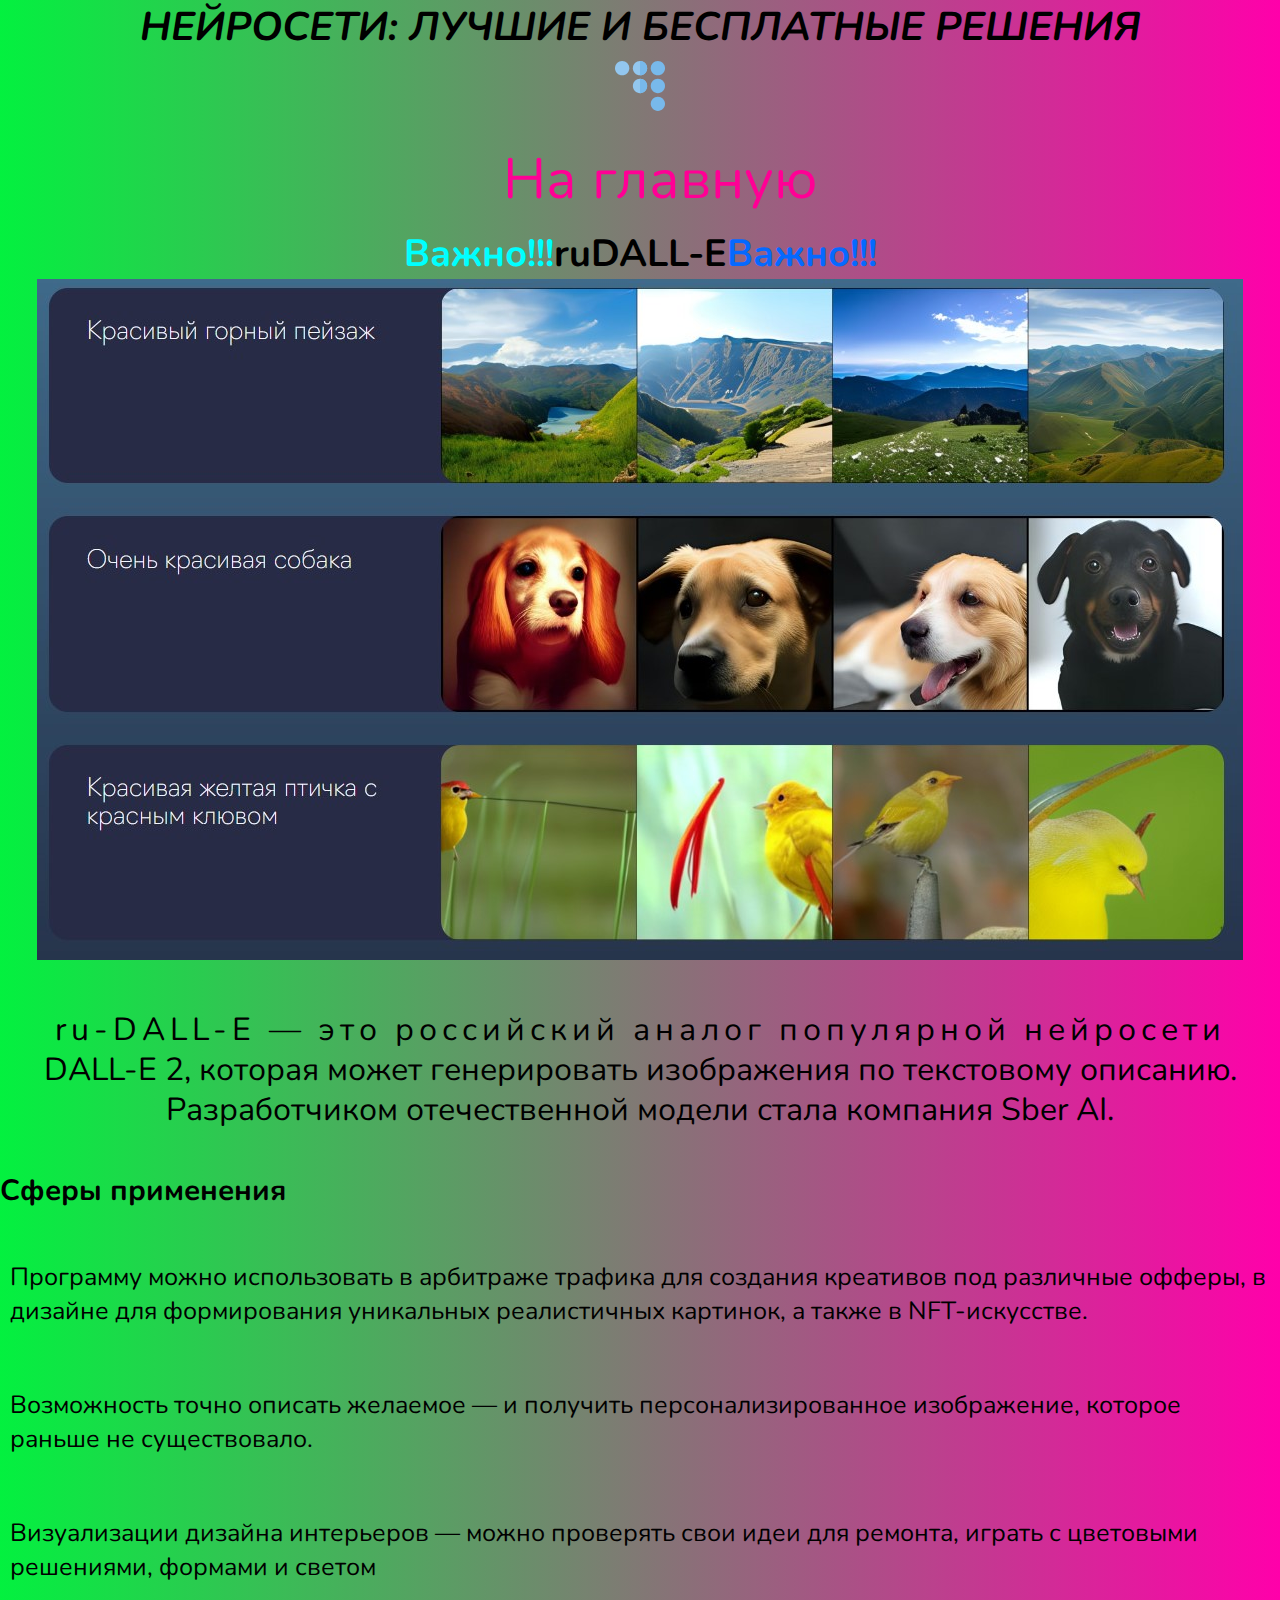
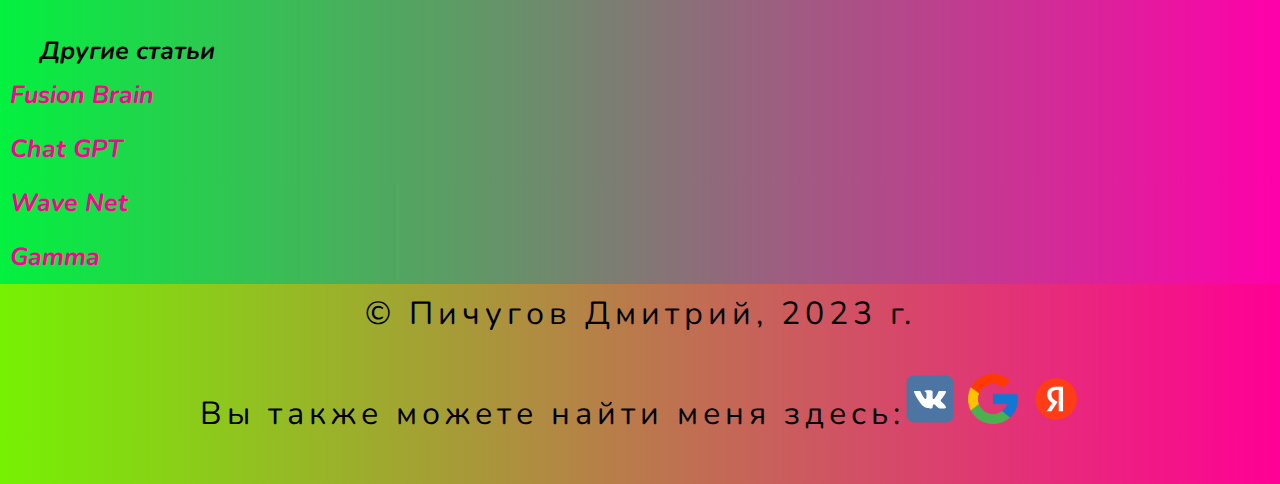
<file: article3.html>
<!DOCTYPE html>
<html lang="ru">
<head>
    <meta charset="UTF-8">
    <meta http-equiv="X-UA-Compatible" content="IE=edge">
    <meta name="viewport" content="width=device-width, initial-scale=1.0">
    <link rel="preconnect" href="https://fonts.googleapis.com">
    <link rel="preconnect" href="https://fonts.gstatic.com" crossorigin>
    <link href="https://fonts.googleapis.com/css2?family=Inria+Sans&family=Nunito:wght@300&display=swap" rel="stylesheet">
    <link rel="stylesheet" href="css/style.css">
    <title>Neural Networks</title>  
    <link rel="icon" type="image" href="img/favicon12.ico" sizes="32x32"> 
    <meta name="keywords" content="Нейросети, Лучшие нейросети, Бесплатные нейросети">  
    <meta property="og:title" content=">Добро пожаловать на сайт: Нейросети: лучшие и бесплатные решения">
    <meta property="og:site_name" content="Neural Networks">
    <meta property="og:url" content="">
    <meta property="og:description" content="">
    <meta property="og:image" content="">

</head>
<body>
  <header>
    <h1>Нейросети: лучшие и бесплатные решения</h1>
    <img src="img/logotypes-dots-svgrepo-com.svg" alt="логотип сайта" width="50px">
    <nav>
      <ul>
        <li><a href="index.html">На главную</li></a>
        
      </ul>
    </nav>
  </header>
  <main>
    <section id="content">
        <h2>ruDALL-E</h2>
        <p><img src="img/hmKbO0.jpg" alt="" ></p>
        <p>ru-DALL-E — это российский аналог популярной нейросети DALL-E 2, которая может генерировать изображения по текстовому описанию. Разработчиком отечественной модели стала компания Sber AI.</p>
<h3>Сферы применения</h3>
  <p><li>Программу можно использовать в арбитраже трафика для создания креативов под различные офферы, в дизайне для формирования уникальных реалистичных картинок, а также в NFT-искусстве.
  </li></p>
  <p><li>Возможность точно описать желаемое — и получить персонализированное изображение, которое раньше не существовало.</li></p>
  <p><li>Визуализации дизайна интерьеров — можно проверять свои идеи для ремонта, играть с цветовыми решениями, формами и светом</li></p>
  <ul><strong>Другие статьи</strong></ul>
  <li><a href="article2.html"><strong>Fusion Brain</strong></a></li>
  <li><a href="article1.html"><strong>Chat GPT</strong></a></li>
            <li><a href="article4.html"><strong>Wave Net</strong></a></li>
            <li><a href="article5.html"><strong>Gamma</strong></a></li>
      </main>
  <footer>
    <p>&copy; Пичугов Дмитрий, 2023 г.</p>
    <p>Вы также можете найти меня здесь:<a href="https://vk.com/prettysickboy" target="_blank"><img class="social-icon" src="img/VK.com-logo.svg" alt="Соцсеть 1" width="50px"></a>
      <a href="https://www.google.ru/" target="_blank"><img class="social-icon" src="img/google-icon-2048x2048-czn3g8x8.png" alt="Соцсеть 2" width="50px"></a>
      <a href="https://ya.ru/" target="_blank"><img class="social-icon" src="img/Yandex_icon.svg.png" alt="Соцсеть 3" width="50px"></a></p>
  </footer>
</body>
</html>
</file>
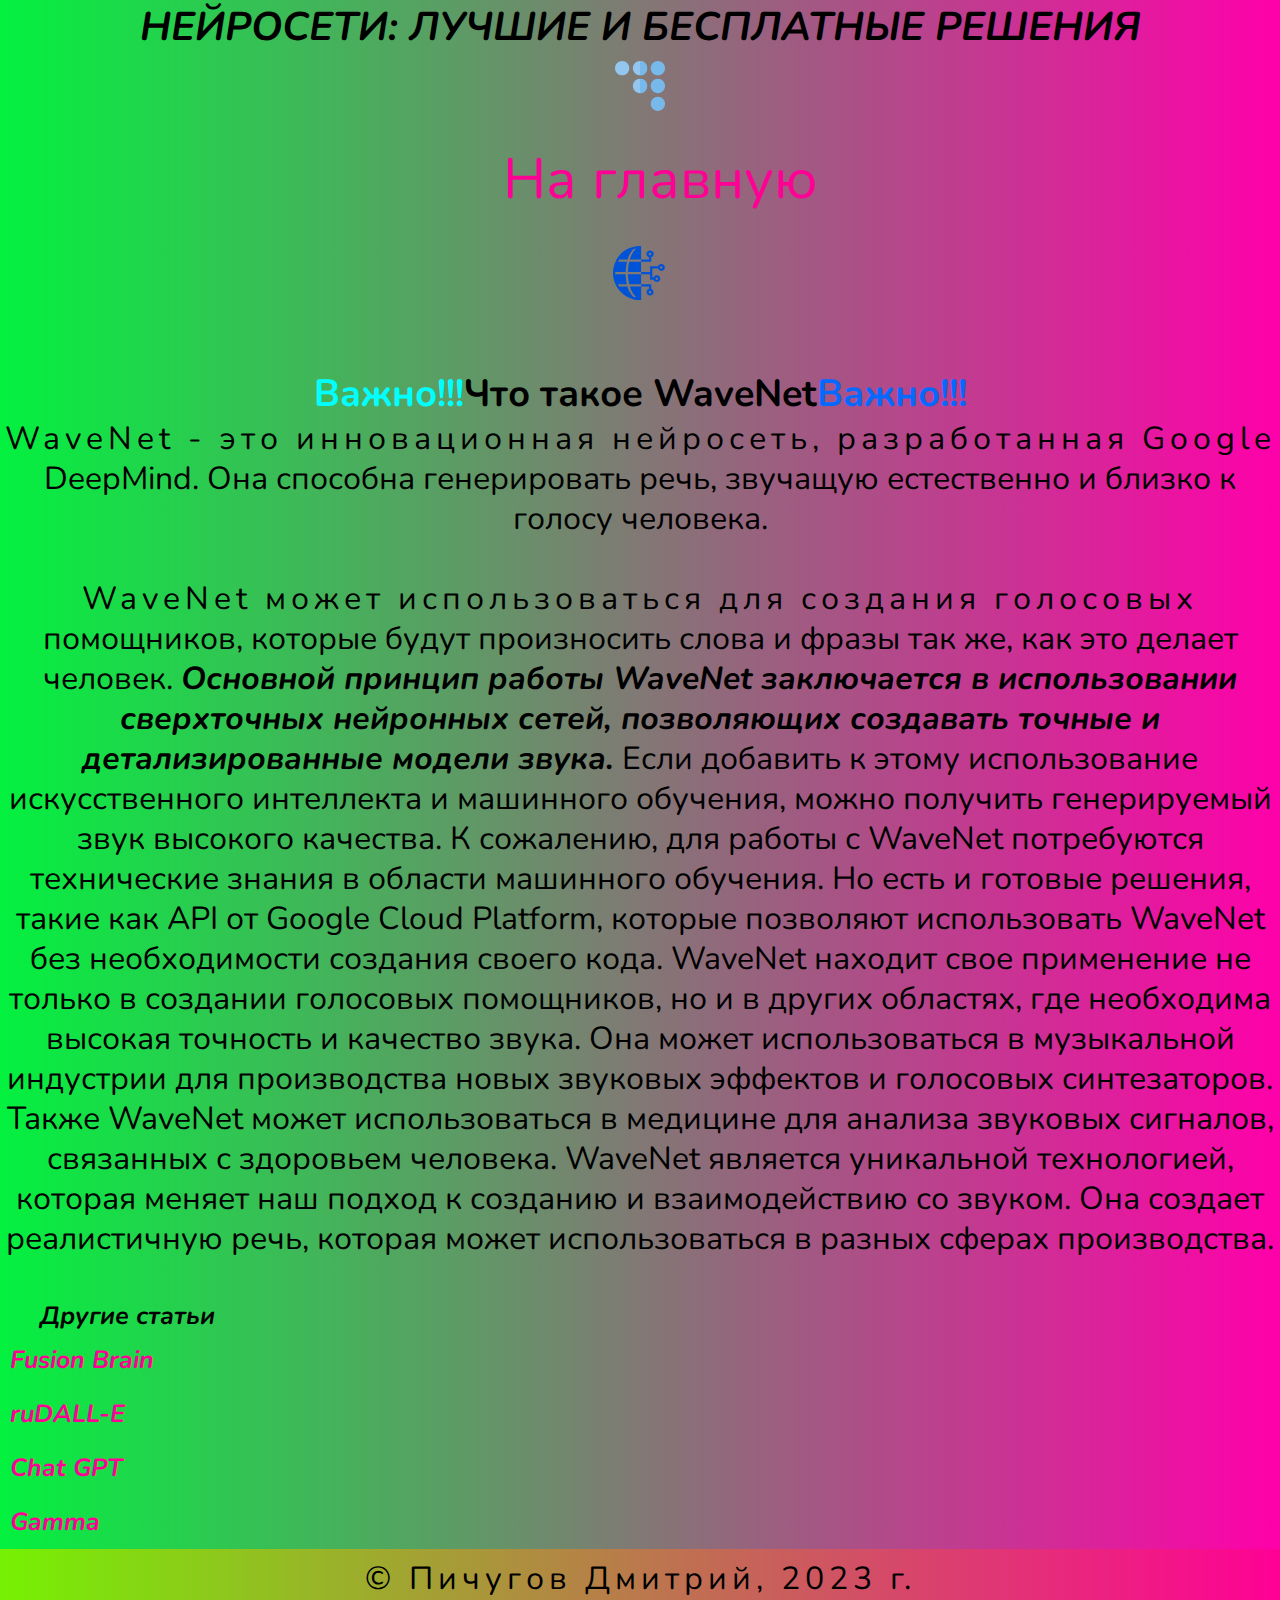
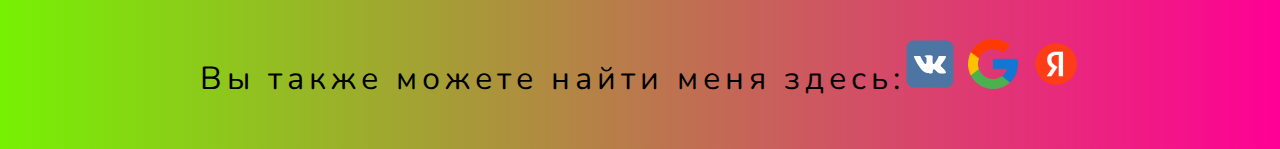
<file: article4.html>
<!DOCTYPE html>
<html lang="ru">
<head>
    <meta charset="UTF-8">
    <meta http-equiv="X-UA-Compatible" content="IE=edge">
    <meta name="viewport" content="width=device-width, initial-scale=1.0">
    <link rel="preconnect" href="https://fonts.googleapis.com">
    <link rel="preconnect" href="https://fonts.gstatic.com" crossorigin>
    <link href="https://fonts.googleapis.com/css2?family=Inria+Sans&family=Nunito:wght@300&display=swap" rel="stylesheet">
    <link rel="stylesheet" href="css/style.css">
    <title>Neural Networks</title>    
    <link rel="icon" type="image" href="img/favicon12.ico" sizes="32x32">
    <meta name="keywords" content="Нейросети, Лучшие нейросети, Бесплатные нейросети">
    <meta property="og:title" content=">Добро пожаловать на сайт: Нейросети: лучшие и бесплатные решения">
    <meta property="og:site_name" content="Neural Networks">
    <meta property="og:url" content="">
    <meta property="og:description" content="">
    <meta property="og:image" content="">

</head>
<body>
  <header>
    <h1>Нейросети: лучшие и бесплатные решения</h1>
    <img src="img/logotypes-dots-svgrepo-com.svg" alt="логотип сайта" width="50px">
    <nav>
      <ul>
        <li><a href="index.html">На главную</li></a>
        
      </ul>
    </nav>
  </header>
  <main>
    <section id="content">
      <p><img src="img/6221eac7c0ed2f215059c332_icon--impact.svg" alt="" width="90px"></p>
        <h2>Что такое WaveNet</h2>
        <p>WaveNet - это инновационная нейросеть, разработанная Google DeepMind. Она способна генерировать речь, звучащую естественно и близко к голосу человека.</p>
  <p>WaveNet может использоваться для создания голосовых помощников, которые будут произносить слова и фразы так же, как это делает человек.

    <strong>Основной принцип работы WaveNet заключается в использовании сверхточных нейронных сетей, позволяющих создавать точные и детализированные модели звука.</strong>
    
    Если добавить к этому использование искусственного интеллекта и машинного обучения, можно получить генерируемый звук высокого качества.
    
    К сожалению, для работы с WaveNet потребуются технические знания в области машинного обучения. Но есть и готовые решения, такие как API от Google Cloud Platform, которые позволяют использовать WaveNet без необходимости создания своего кода.
    
    WaveNet находит свое применение не только в создании голосовых помощников, но и в других областях, где необходима высокая точность и качество звука.
    
    Она может использоваться в музыкальной индустрии для производства новых звуковых эффектов и голосовых синтезаторов.
    
    Также WaveNet может использоваться в медицине для анализа звуковых сигналов, связанных с здоровьем человека.
    
    WaveNet является уникальной технологией, которая меняет наш подход к созданию и взаимодействию со звуком.
    
    Она создает реалистичную речь, которая может использоваться в разных сферах производства.</p>
    <ul><strong>Другие статьи</strong></ul>
    <li><a href="article2.html"><strong>Fusion Brain</strong></a></li>
              <li><a href="article3.html"><strong>ruDALL-E</strong></a></li>
              <li><a href="article1.html"><strong>Chat GPT</strong></a></li>
              <li><a href="article5.html"><strong>Gamma</strong></a></li>
      </main>
  <footer>
    <p>&copy; Пичугов Дмитрий, 2023 г.</p>
    <p>Вы также можете найти меня здесь:<a href="https://vk.com/prettysickboy" target="_blank"><img class="social-icon" src="img/VK.com-logo.svg" alt="Соцсеть 1" width="50px"></a>
      <a href="https://www.google.ru/" target="_blank"><img class="social-icon" src="img/google-icon-2048x2048-czn3g8x8.png" alt="Соцсеть 2" width="50px"></a>
      <a href="https://ya.ru/" target="_blank"><img class="social-icon" src="img/Yandex_icon.svg.png" alt="Соцсеть 3" width="50px"></a></p>
  </footer>
</body>
</html>
</file>
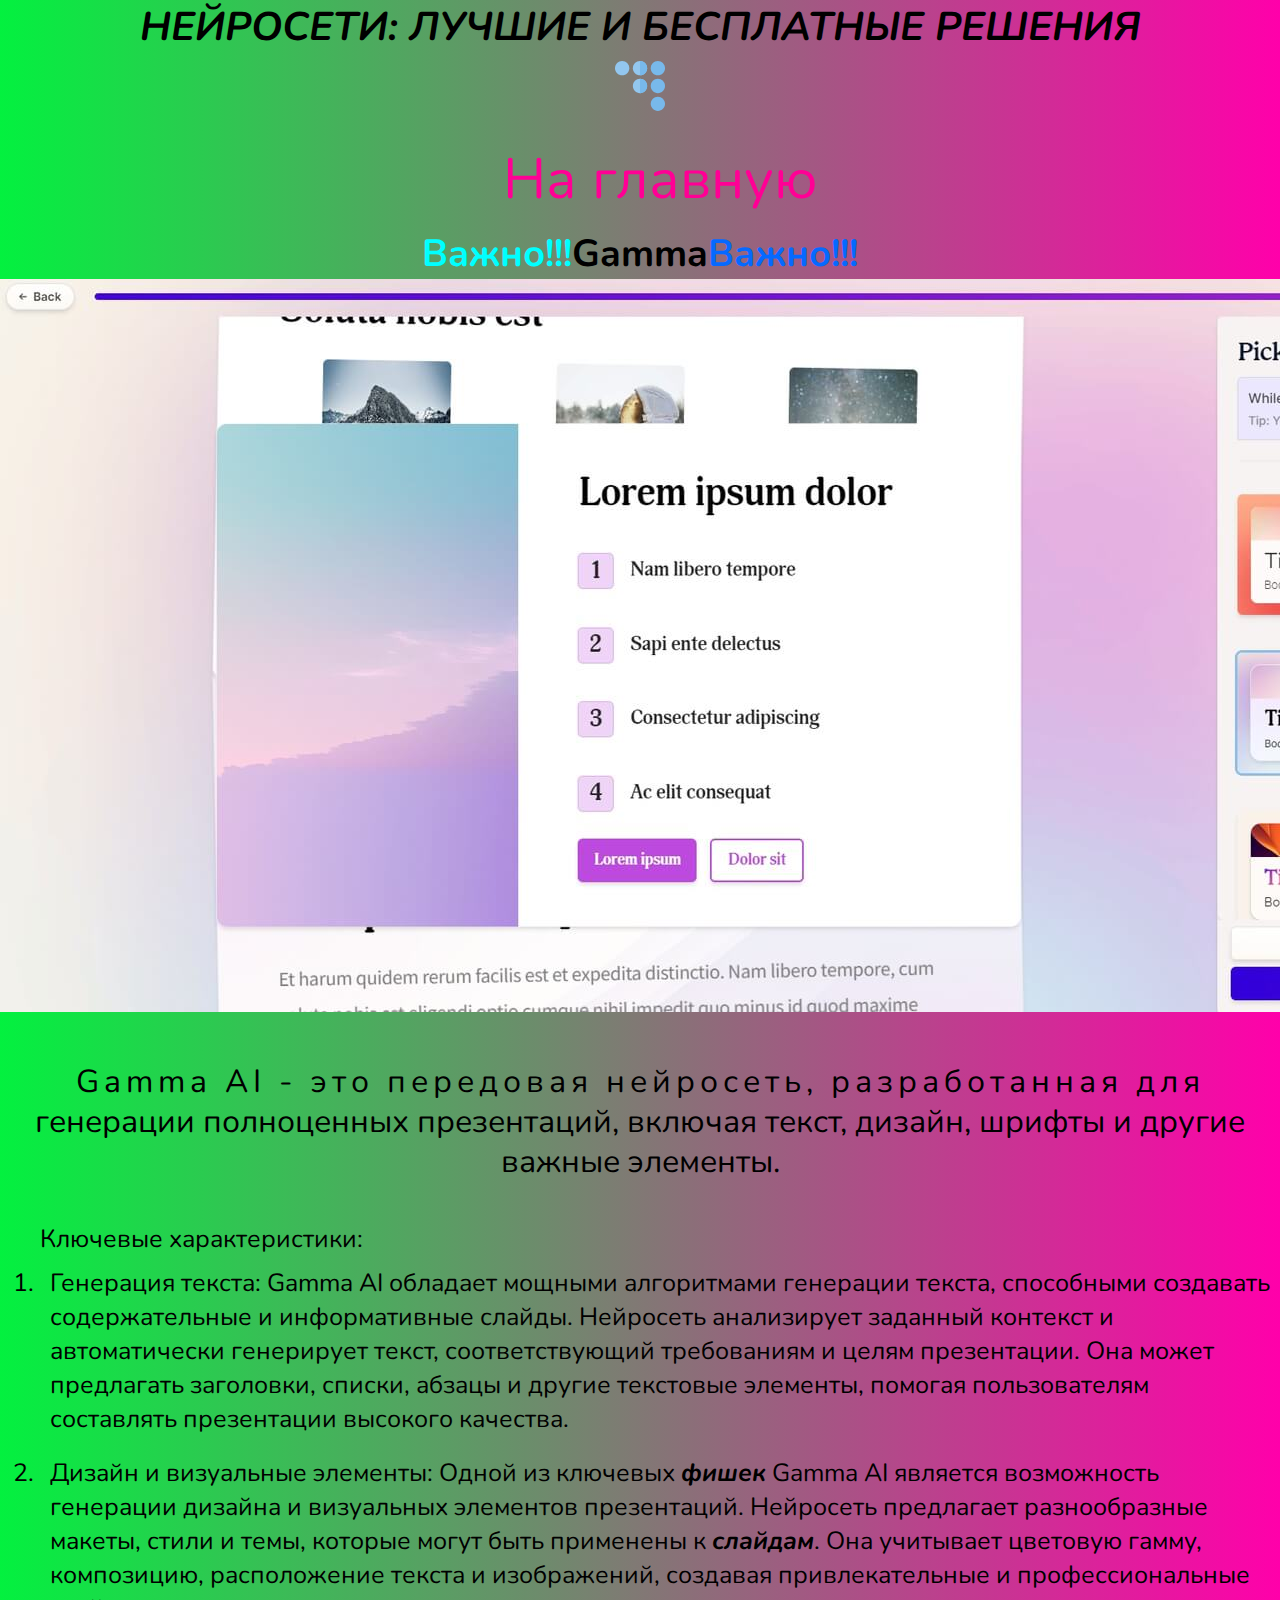
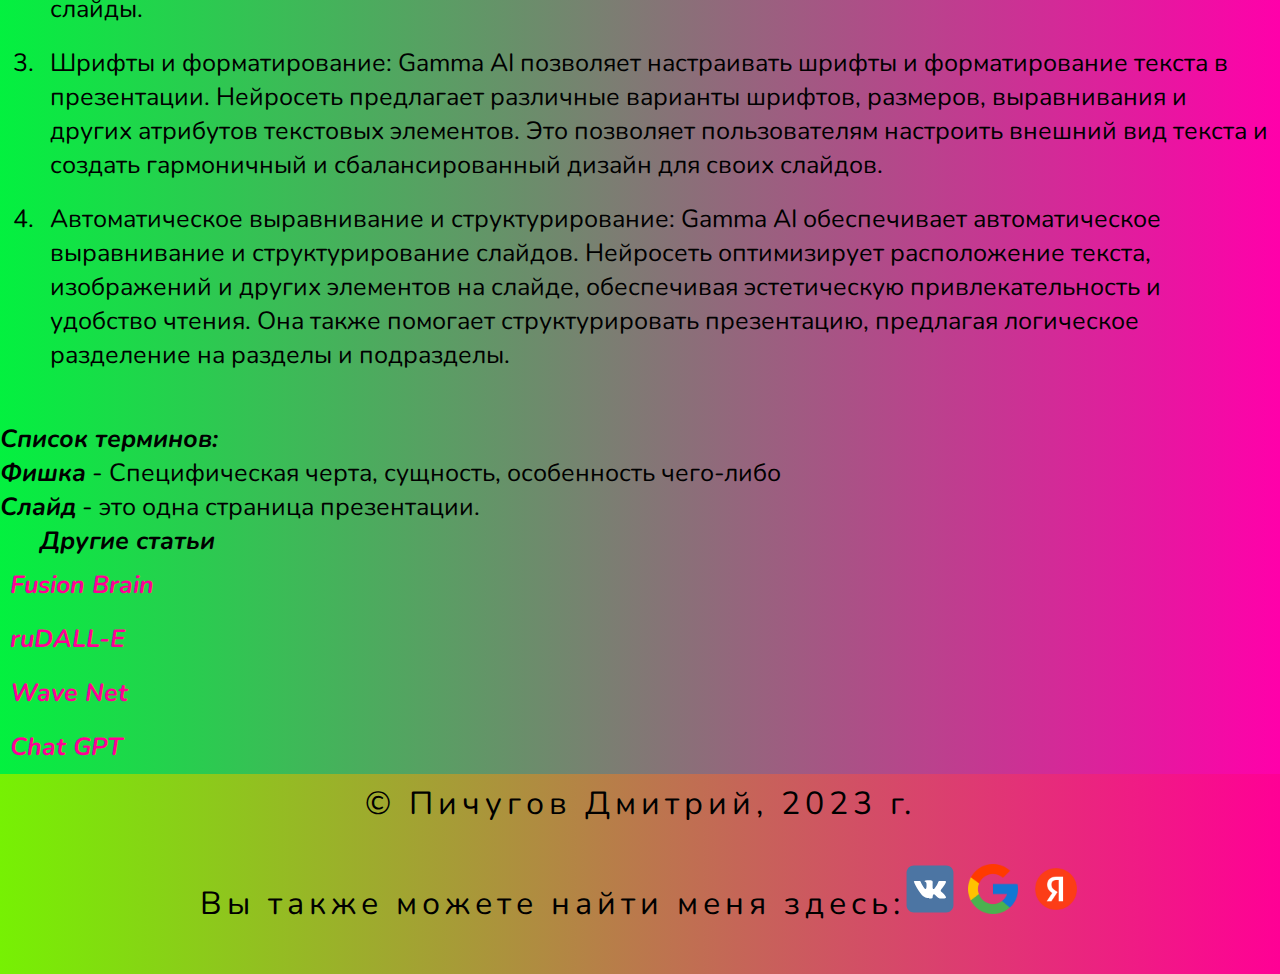
<file: article5.html>
<!DOCTYPE html>
<html lang="ru">
<head>
    <meta charset="UTF-8">
    <meta http-equiv="X-UA-Compatible" content="IE=edge">
    <meta name="viewport" content="width=device-width, initial-scale=1.0">
    <link rel="preconnect" href="https://fonts.googleapis.com">
    <link rel="preconnect" href="https://fonts.gstatic.com" crossorigin>
    <link href="https://fonts.googleapis.com/css2?family=Inria+Sans&family=Nunito:wght@300&display=swap" rel="stylesheet">
    <link rel="stylesheet" href="css/style.css">
    <title>Neural Networks</title>    
    <link rel="icon" type="image" href="img/favicon12.ico" sizes="32x32">
    <meta name="keywords" content="Нейросети, Лучшие нейросети, Бесплатные нейросети">
    <meta property="og:title" content=">Добро пожаловать на сайт: Нейросети: лучшие и бесплатные решения">
    <meta property="og:site_name" content="Neural Networks">
    <meta property="og:url" content="">
    <meta property="og:description" content="">
    <meta property="og:image" content="">

</head>
<body>
  <header>
    <h1>Нейросети: лучшие и бесплатные решения</h1>
    <img src="img/logotypes-dots-svgrepo-com.svg" alt="логотип сайта" width="50px">
    <nav>
      <ul>
        <li><a href="index.html">На главную</li></a>
        
      </ul>
    </nav>
  </header>
  <main>
    <section id="content">
        <h2>Gamma</h2>
        <p><img src="img/gamma-5.jpg" alt=""></p>
      <p>Gamma AI - это передовая нейросеть, разработанная для генерации полноценных презентаций, включая текст, дизайн, шрифты и другие важные элементы.</p>
  <p><ol>Ключевые характеристики:
      <li>Генерация текста: Gamma AI обладает мощными алгоритмами генерации текста, способными создавать содержательные и информативные слайды. Нейросеть анализирует заданный контекст и автоматически генерирует текст, соответствующий требованиям и целям презентации. Она может предлагать заголовки, списки, абзацы и другие текстовые элементы, помогая пользователям составлять презентации высокого качества.</li>
  <li>Дизайн и визуальные элементы: Одной из ключевых <strong>фишек</strong> Gamma AI является возможность генерации дизайна и визуальных элементов презентаций. Нейросеть предлагает разнообразные макеты, стили и темы, которые могут быть применены к <strong>слайдам</strong>. Она учитывает цветовую гамму, композицию, расположение текста и изображений, создавая привлекательные и профессиональные слайды.</li>
  <li>Шрифты и форматирование: Gamma AI позволяет настраивать шрифты и форматирование текста в презентации. Нейросеть предлагает различные варианты шрифтов, размеров, выравнивания и других атрибутов текстовых элементов. Это позволяет пользователям настроить внешний вид текста и создать гармоничный и сбалансированный дизайн для своих слайдов.</li>
  <li>Автоматическое выравнивание и структурирование: Gamma AI обеспечивает автоматическое выравнивание и структурирование слайдов. Нейросеть оптимизирует расположение текста, изображений и других элементов на слайде, обеспечивая эстетическую привлекательность и удобство чтения. Она также помогает структурировать презентацию, предлагая логическое разделение на разделы и подразделы.</li>
</ol></p>
<dl>
<dt><strong>Список терминов:</strong></dt>
<dd><strong>Фишка</strong> - Специфическая черта, сущность, особенность чего-либо</dd>
<dd><strong>Слайд</strong> - это одна страница презентации.</dd>


</dl>
<ul><strong>Другие статьи</strong></ul>
<li><a href="article2.html"><strong>Fusion Brain</strong></a></li>
          <li><a href="article3.html"><strong>ruDALL-E</strong></a></li>
          <li><a href="article4.html"><strong>Wave Net</strong></a></li>
          <li><a href="article1.html"><strong>Chat GPT</strong></a></li>
    </main>
  <footer>
    <p>&copy; Пичугов Дмитрий, 2023 г.</p>
    <p>Вы также можете найти меня здесь:<a href="https://vk.com/prettysickboy" target="_blank"><img class="social-icon" src="img/VK.com-logo.svg" alt="Соцсеть 1" width="50px"></a>
      <a href="https://www.google.ru/" target="_blank"><img class="social-icon" src="img/google-icon-2048x2048-czn3g8x8.png" alt="Соцсеть 2" width="50px"></a>
      <a href="https://ya.ru/" target="_blank"><img class="social-icon" src="img/Yandex_icon.svg.png" alt="Соцсеть 3" width="50px"></a></p>
  </footer>
</body>
</html>
</file>
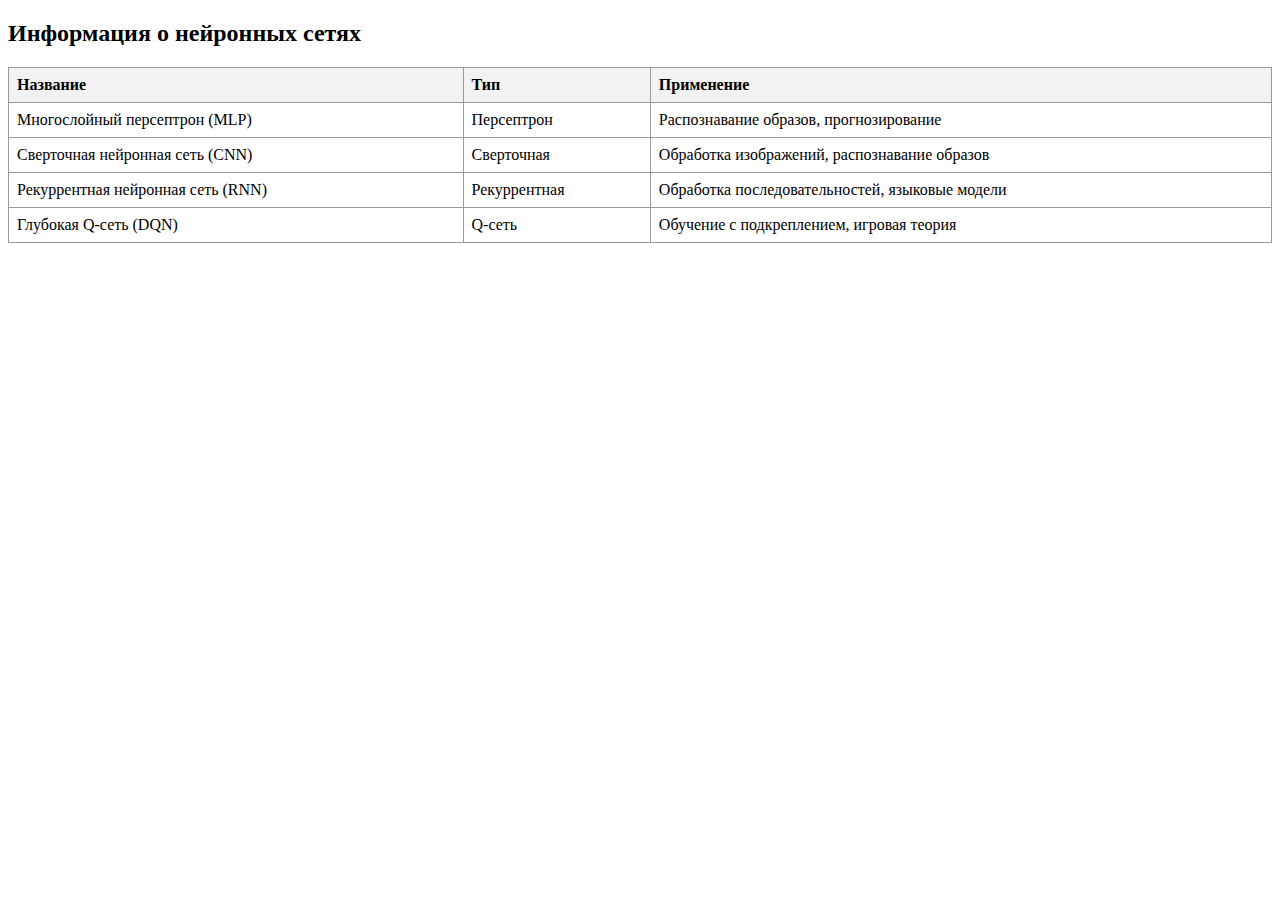
<file: article6.html>
<!DOCTYPE html>
<html lang="en">
<head>
    <meta charset="UTF-8">
    <meta name="viewport" content="width=device-width, initial-scale=1.0">
    <title>Document</title>
</head>
<body>
    <style>
        table {
            width: 100%;
            border-collapse: collapse;
        }
        th, td {
            border: 1px solid #999;
            padding: 8px;
            text-align: left;
        }
        th {
            background-color: #f2f2f2;
        }
    </style>
</head>
<body>
    <h2>Информация о нейронных сетях</h2>
    <table>
        <tr>
            <th>Название</th>
            <th>Тип</th>
            <th>Применение</th>
        </tr>
        <tr>
            <td>Многослойный персептрон (MLP)</td>
            <td>Персептрон</td>
            <td>Распознавание образов, прогнозирование</td>
        </tr>
        <tr>
            <td>Сверточная нейронная сеть (CNN)</td>
            <td>Сверточная</td>
            <td>Обработка изображений, распознавание образов</td>
        </tr>
        <tr>
            <td>Рекуррентная нейронная сеть (RNN)</td>
            <td>Рекуррентная</td>
            <td>Обработка последовательностей, языковые модели</td>
        </tr>
        <tr>
            <td>Глубокая Q-сеть (DQN)</td>
            <td>Q-сеть</td>
            <td>Обучение с подкреплением, игровая теория</td>
        </tr>
    </table>
</body>
</html>
</file>
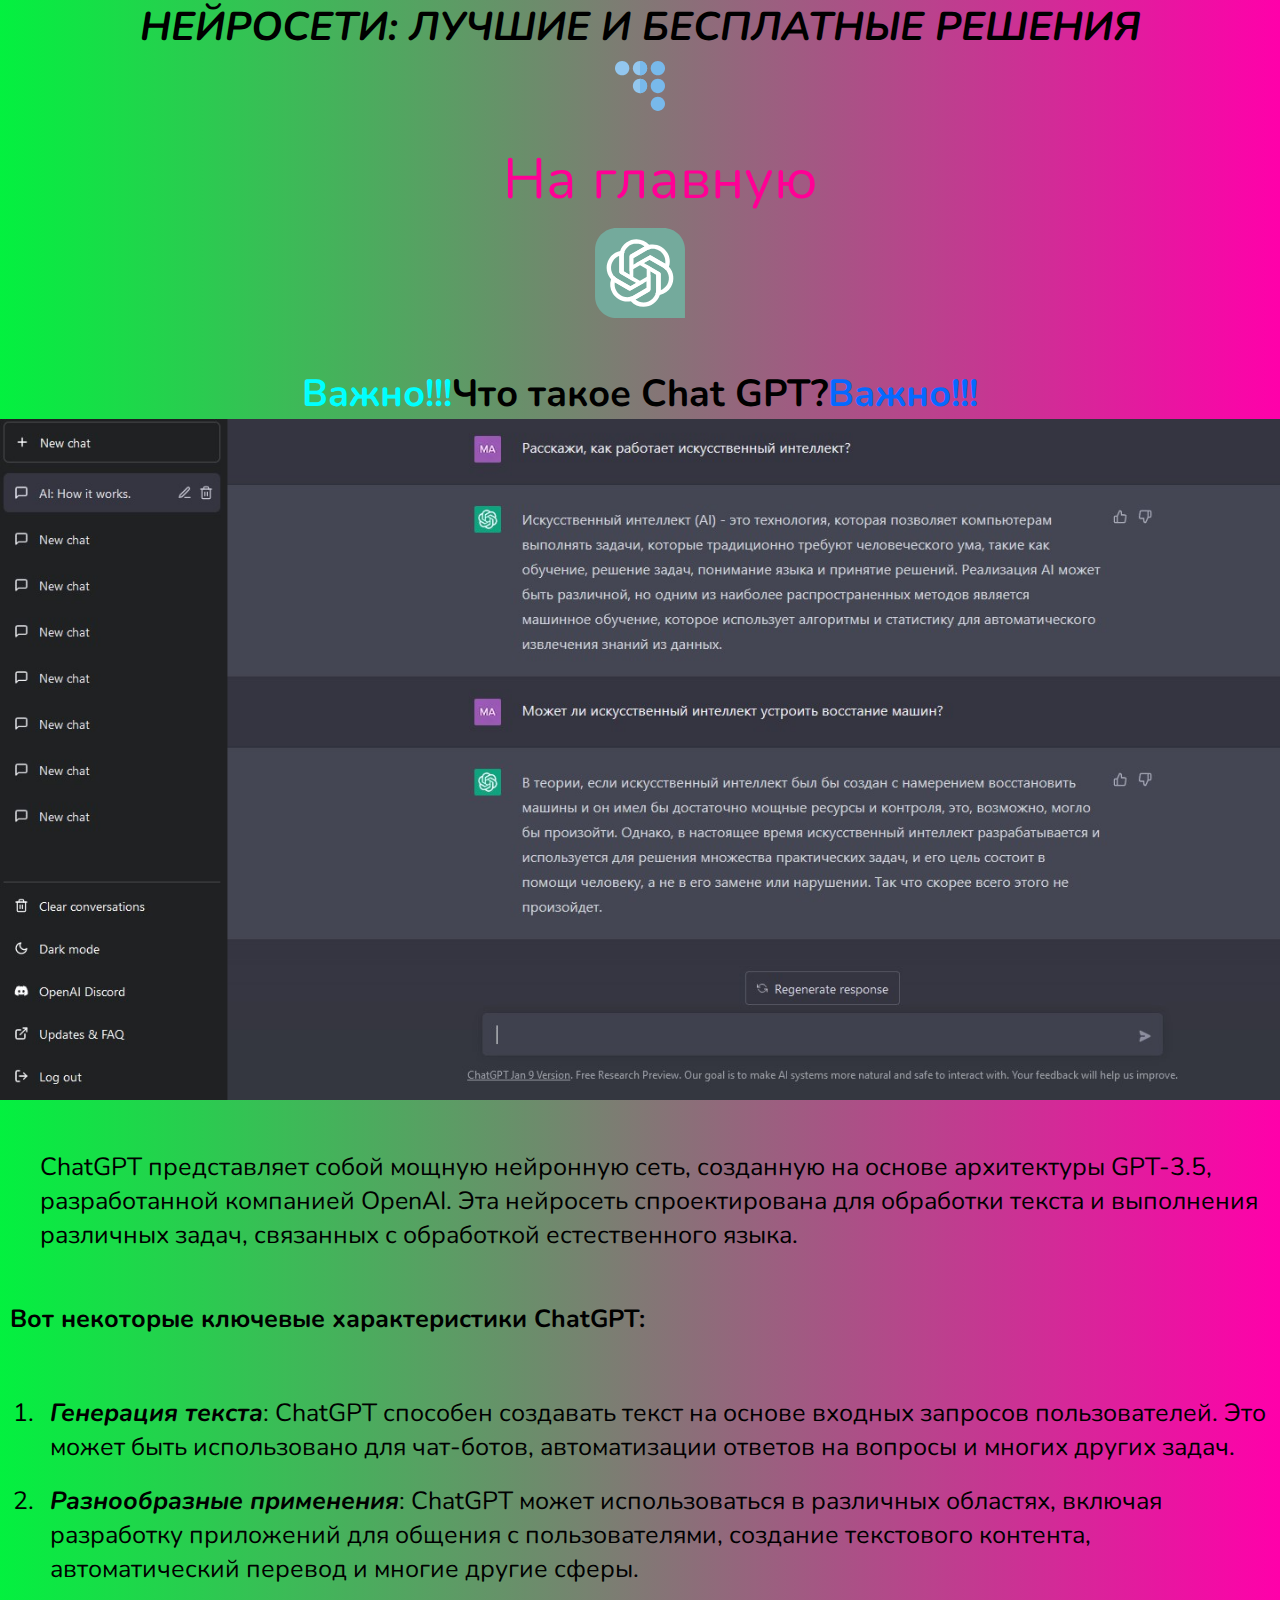
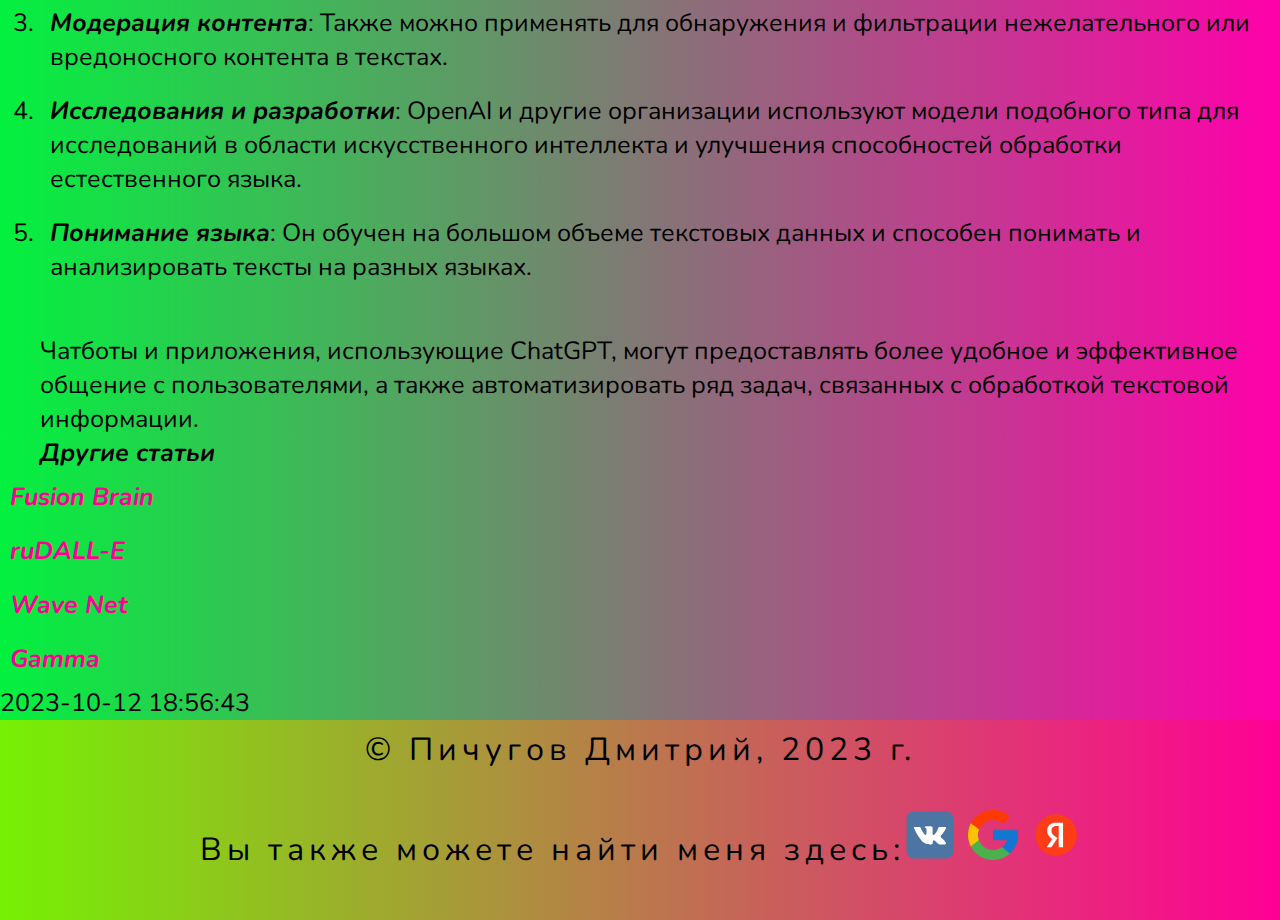
<file: Pichugov_Dmitrij_pi_130/article1.html>
<!DOCTYPE html>
<html lang="ru">
<head>
    <meta charset="UTF-8">
    <meta http-equiv="X-UA-Compatible" content="IE=edge">
    <meta name="viewport" content="width=device-width, initial-scale=1.0">
    <link rel="preconnect" href="https://fonts.googleapis.com">
    <link rel="preconnect" href="https://fonts.gstatic.com" crossorigin>
    <link href="https://fonts.googleapis.com/css2?family=Inria+Sans&family=Nunito:wght@300&display=swap" rel="stylesheet">
    <link rel="stylesheet" href="css/style.css">
    <title>Neural Networks</title>    
</head>
<body>
  <header>
    <h1>Нейросети: лучшие и бесплатные решения</h1>
    <img src="img/logotypes-dots-svgrepo-com.svg" alt="логотип сайта" width="50px">
    <nav>
      <ul>
        <li><a href="index.html">На главную</li></a>
        
      </ul>
    </nav>
  </header>
  <main>
    <section id="content">
    <p>
      <img src="img/ChatGPT_logo.svg" alt="логотип сайта" width="90px" >
    
      <h2>Что такое Chat GPT?</h2>
      <p>
        <img src="img/screenshot_1333.jpg" alt="" width="1400px">
      </p>
      <p><ol>ChatGPT представляет собой мощную нейронную сеть, созданную на основе архитектуры GPT-3.5, разработанной компанией OpenAI. Эта нейросеть спроектирована для обработки текста и выполнения различных задач, связанных с обработкой естественного языка.</ol></p>
  <h4>Вот некоторые ключевые характеристики ChatGPT:</h4>
  <p><ol><li><strong>Генерация текста</strong>: ChatGPT способен создавать текст на основе входных запросов пользователей. Это может быть использовано для чат-ботов, автоматизации ответов на вопросы и многих других задач.</li>
<li><strong>Разнообразные применения</strong>: ChatGPT может использоваться в различных областях, включая разработку приложений для общения с пользователями, создание текстового контента, автоматический перевод и многие другие сферы.</li>
<li><strong>Модерация контента</strong>: Также можно применять для обнаружения и фильтрации нежелательного или вредоносного контента в текстах.</li>
<li><strong>Исследования и разработки</strong>: OpenAI и другие организации используют модели подобного типа для исследований в области искусственного интеллекта и улучшения способностей обработки естественного языка.</li>
  <li><strong>Понимание языка</strong>: Он обучен на большом объеме текстовых данных и способен понимать и анализировать тексты на разных языках.</li></ol></p>
<ol>Чатботы и приложения, использующие ChatGPT, могут предоставлять более удобное и эффективное общение с пользователями, а также автоматизировать ряд задач, связанных с обработкой текстовой информации.</ol>      
<ul><strong>Другие статьи</strong></ul>
<li><a href="article2.html"><strong>Fusion Brain</strong></a></li>
          <li><a href="article3.html"><strong>ruDALL-E</strong></a></li>
          <li><a href="article4.html"><strong>Wave Net</strong></a></li>
          <li><a href="article5.html"><strong>Gamma</strong></a></li>

          <time>2023-10-12 18:56:43</time>
</main>
  <footer>
    <p>&copy; Пичугов Дмитрий, 2023 г.</p>
    <p>Вы также можете найти меня здесь:<a href="https://vk.com/prettysickboy" target="_blank"><img class="social-icon" src="img/VK.com-logo.svg" alt="Соцсеть 1" width="50px"></a>
      <a href="https://www.google.ru/" target="_blank"><img class="social-icon" src="img/google-icon-2048x2048-czn3g8x8.png" alt="Соцсеть 2" width="50px"></a>
      <a href="https://ya.ru/" target="_blank"><img class="social-icon" src="img/Yandex_icon.svg.png" alt="Соцсеть 3" width="50px"></a></p>
  </footer>
</body>
</html>
</file>
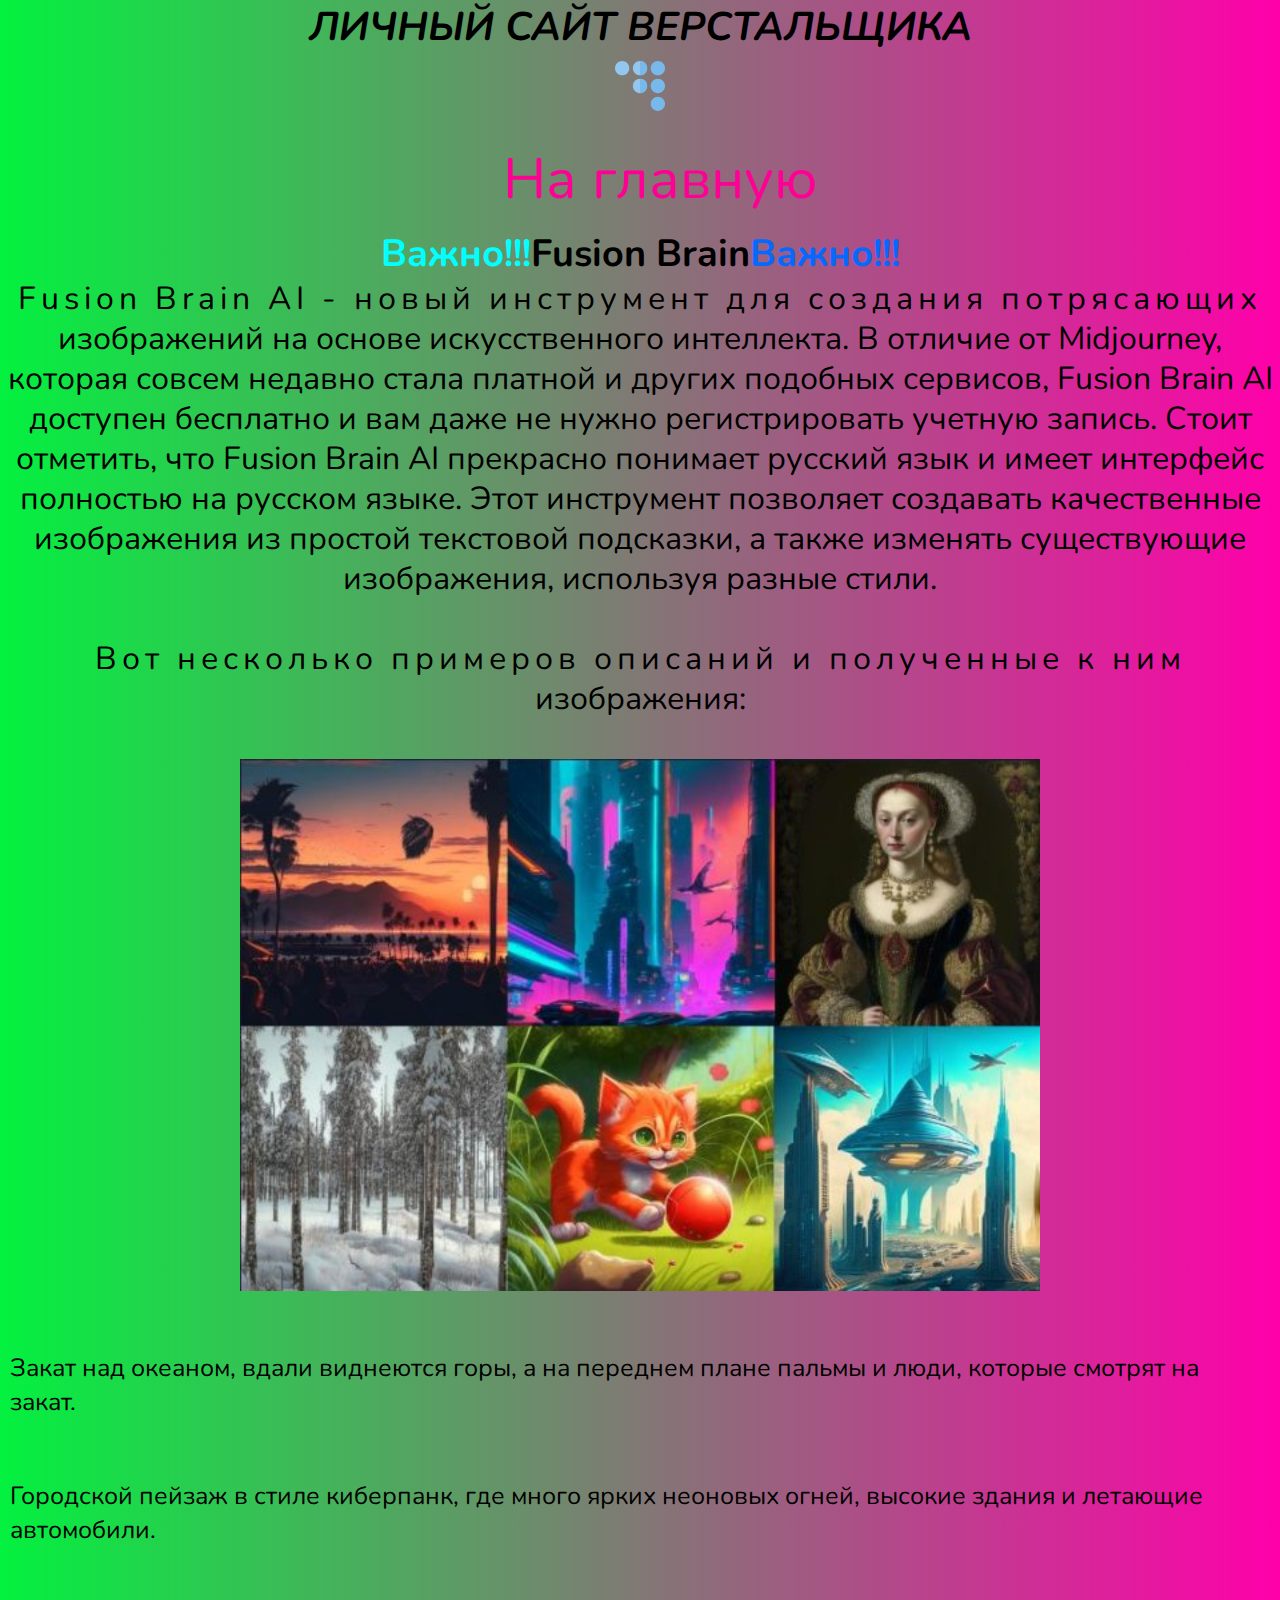
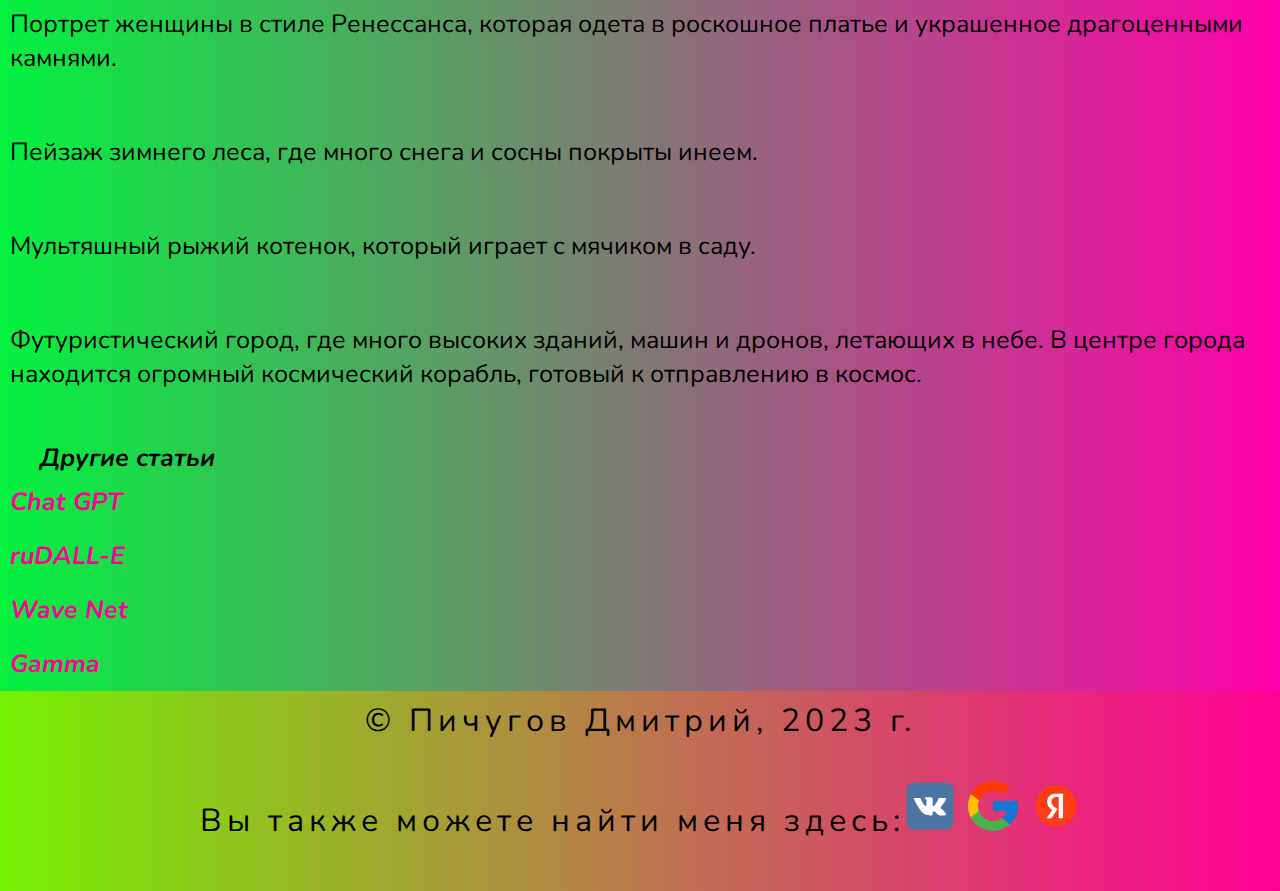
<file: Pichugov_Dmitrij_pi_130/article2.html>
<!DOCTYPE html>
<html lang="ru">
<head>
    <meta charset="UTF-8">
    <meta http-equiv="X-UA-Compatible" content="IE=edge">
    <meta name="viewport" content="width=device-width, initial-scale=1.0">
    <link rel="preconnect" href="https://fonts.googleapis.com">
    <link rel="preconnect" href="https://fonts.gstatic.com" crossorigin>
    <link href="https://fonts.googleapis.com/css2?family=Inria+Sans&family=Nunito:wght@300&display=swap" rel="stylesheet">
    <link rel="stylesheet" href="css/style.css">
    <title>Сайт верстальщика</title>    
</head>
<body>
  <header>
    <h1>Личный сайт верстальщика</h1>
    <img src="img/logotypes-dots-svgrepo-com.svg" alt="логотип сайта" width="50px">
    <nav>
      <ul>
        <li><a href="index.html">На главную</li></a>
        
      </ul>
    </nav>
  </header>
  <main>
    <section id="content">
        <h2>Fusion Brain</h2>
        <p>Fusion Brain AI - новый инструмент для создания потрясающих изображений на основе искусственного интеллекта. В отличие от Midjourney, которая совсем недавно стала платной и других подобных сервисов, Fusion Brain AI доступен бесплатно и вам даже не нужно регистрировать учетную запись. Стоит отметить, что Fusion Brain AI прекрасно понимает русский язык и имеет интерфейс полностью на русском языке. Этот инструмент позволяет создавать качественные изображения из простой текстовой подсказки, а также изменять существующие изображения, используя разные стили. </p>
        <p>Вот несколько примеров описаний и полученные к ним изображения:</p>
        <p><img src="img/skrinshot-11-05-2023-154401-e1683798341748-600x399.jpg" alt="" width="800px"></p>
        <p><li>Закат над океаном, вдали виднеются горы, а на переднем плане пальмы и люди, которые смотрят на закат.</li></p>
          <p><li>Городской пейзаж в стиле киберпанк, где много ярких неоновых огней, высокие здания и летающие автомобили.</li></p>
            <p><li>Портрет женщины в стиле Ренессанса, которая одета в роскошное платье и украшенное драгоценными камнями.</li></p>
              <p><li>Пейзаж зимнего леса, где много снега и сосны покрыты инеем.</li></p>
                <p><li>Мультяшный рыжий котенок, который играет с мячиком в саду.</li></p>
                  <p><li>Футуристический город, где много высоких зданий, машин и дронов, летающих в небе. В центре города находится огромный космический корабль, готовый к отправлению в космос.</li></p>
                  <ul><strong>Другие статьи</strong></ul>
                  <li><a href="article1.html"><strong>Chat GPT</strong></a></li>
                            <li><a href="article3.html"><strong>ruDALL-E</strong></a></li>
                            <li><a href="article4.html"><strong>Wave Net</strong></a></li>
                            <li><a href="article5.html"><strong>Gamma</strong></a></li>
      </main>
  <footer>
    <p>&copy; Пичугов Дмитрий, 2023 г.</p>
    <p>Вы также можете найти меня здесь:<a href="https://vk.com/prettysickboy" target="_blank"><img class="social-icon" src="img/VK.com-logo.svg" alt="Соцсеть 1" width="50px"></a>
      <a href="https://www.google.ru/" target="_blank"><img class="social-icon" src="img/google-icon-2048x2048-czn3g8x8.png" alt="Соцсеть 2" width="50px"></a>
      <a href="https://ya.ru/" target="_blank"><img class="social-icon" src="img/Yandex_icon.svg.png" alt="Соцсеть 3" width="50px"></a></p>
  </footer>
</body>
</html>
</file>
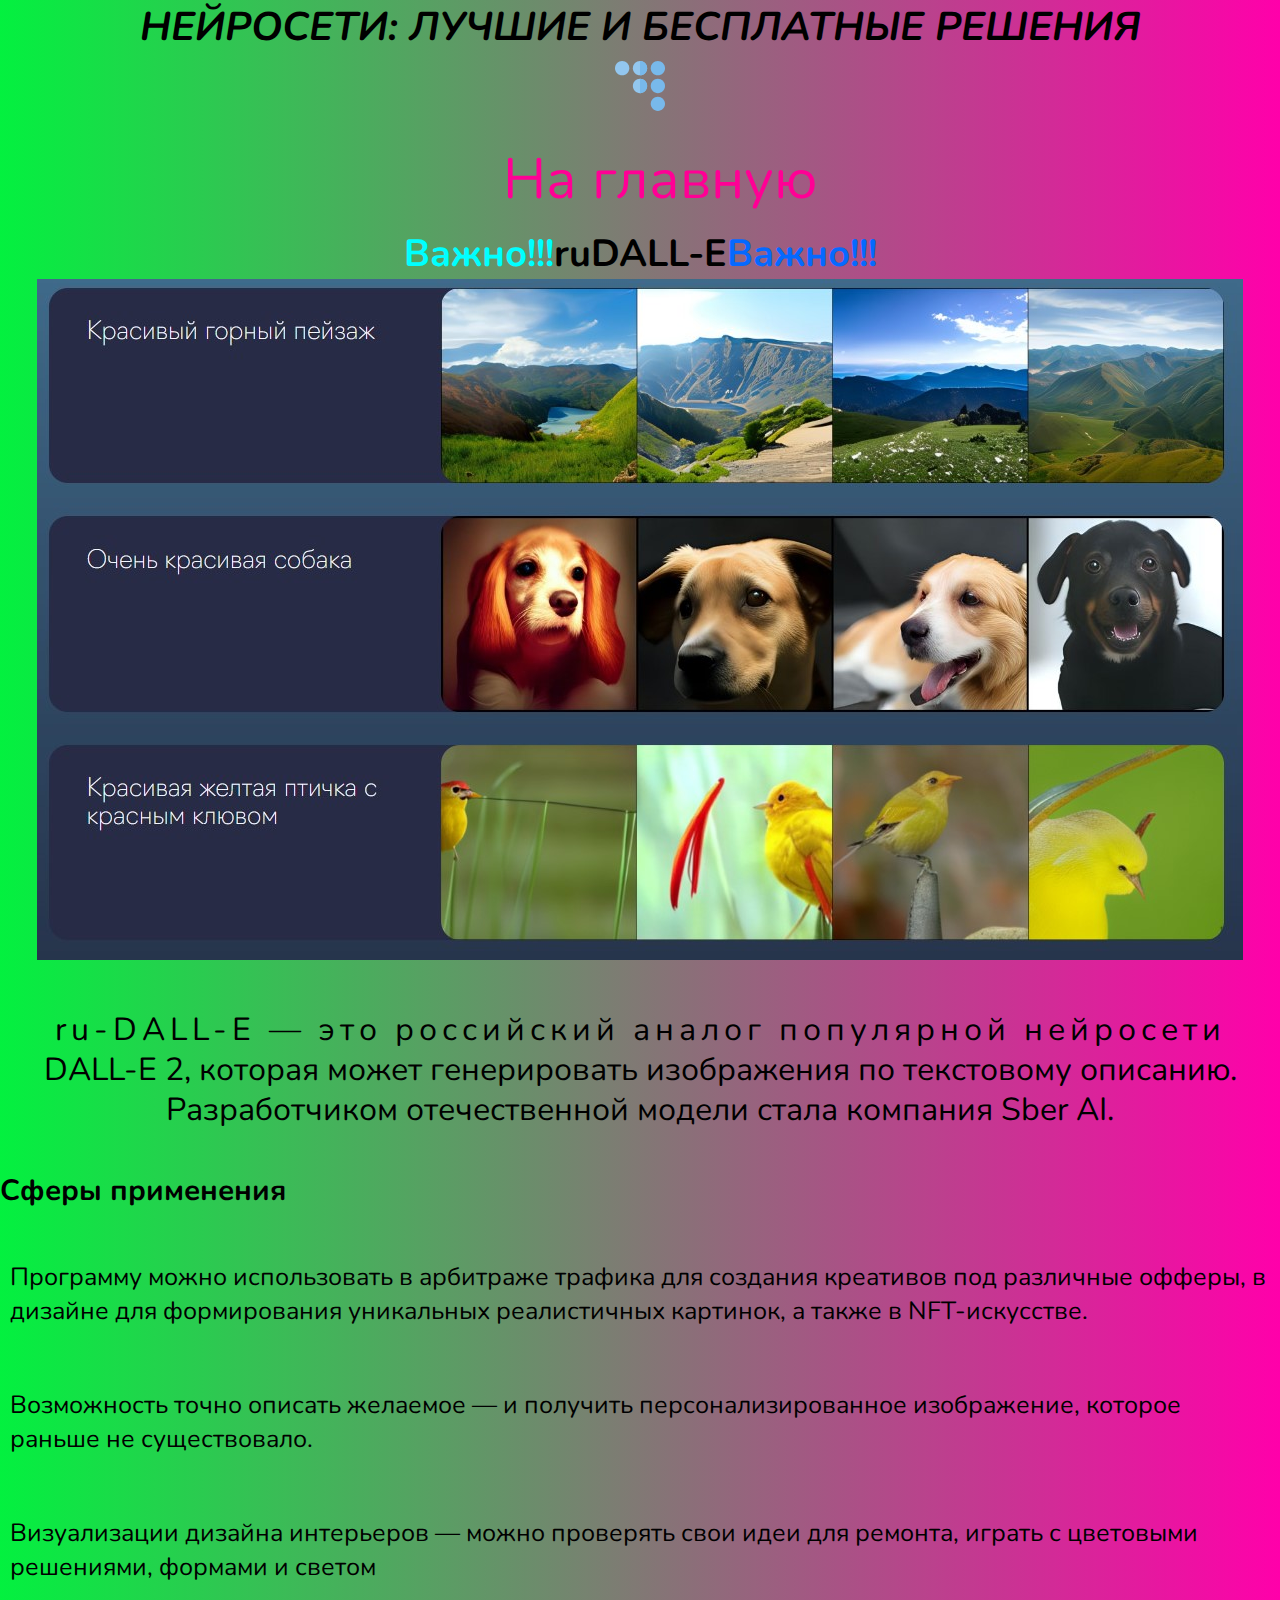
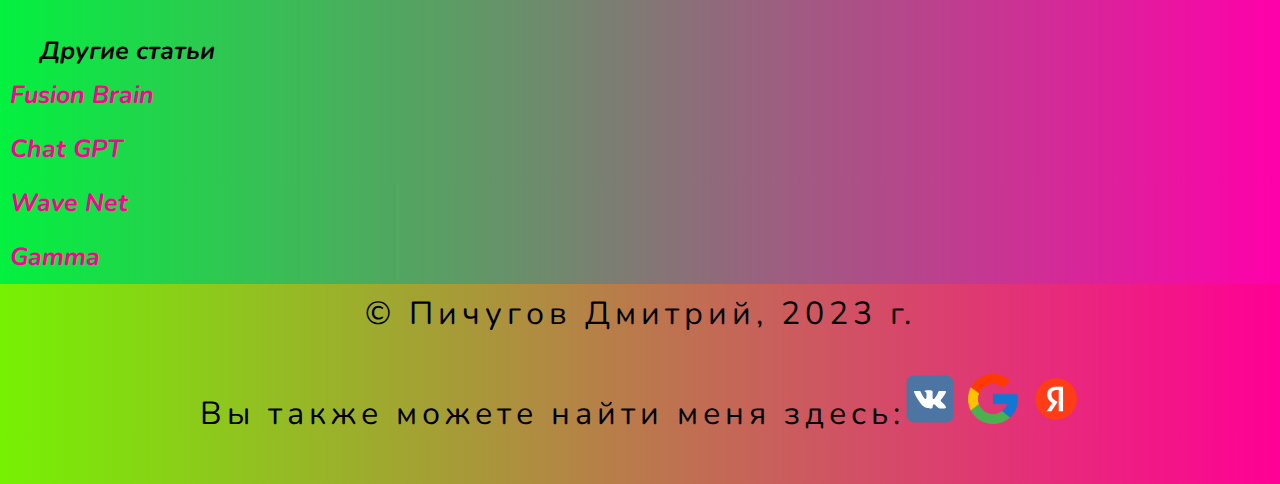
<file: Pichugov_Dmitrij_pi_130/article3.html>
<!DOCTYPE html>
<html lang="ru">
<head>
    <meta charset="UTF-8">
    <meta http-equiv="X-UA-Compatible" content="IE=edge">
    <meta name="viewport" content="width=device-width, initial-scale=1.0">
    <link rel="preconnect" href="https://fonts.googleapis.com">
    <link rel="preconnect" href="https://fonts.gstatic.com" crossorigin>
    <link href="https://fonts.googleapis.com/css2?family=Inria+Sans&family=Nunito:wght@300&display=swap" rel="stylesheet">
    <link rel="stylesheet" href="css/style.css">
    <title>Neural Networks</title>    
</head>
<body>
  <header>
    <h1>Нейросети: лучшие и бесплатные решения</h1>
    <img src="img/logotypes-dots-svgrepo-com.svg" alt="логотип сайта" width="50px">
    <nav>
      <ul>
        <li><a href="index.html">На главную</li></a>
        
      </ul>
    </nav>
  </header>
  <main>
    <section id="content">
        <h2>ruDALL-E</h2>
        <p><img src="img/hmKbO0.jpg" alt="" ></p>
        <p>ru-DALL-E — это российский аналог популярной нейросети DALL-E 2, которая может генерировать изображения по текстовому описанию. Разработчиком отечественной модели стала компания Sber AI.</p>
<h3>Сферы применения</h3>
  <p><li>Программу можно использовать в арбитраже трафика для создания креативов под различные офферы, в дизайне для формирования уникальных реалистичных картинок, а также в NFT-искусстве.
  </li></p>
  <p><li>Возможность точно описать желаемое — и получить персонализированное изображение, которое раньше не существовало.</li></p>
  <p><li>Визуализации дизайна интерьеров — можно проверять свои идеи для ремонта, играть с цветовыми решениями, формами и светом</li></p>
  <ul><strong>Другие статьи</strong></ul>
  <li><a href="article2.html"><strong>Fusion Brain</strong></a></li>
  <li><a href="article1.html"><strong>Chat GPT</strong></a></li>
            <li><a href="article4.html"><strong>Wave Net</strong></a></li>
            <li><a href="article5.html"><strong>Gamma</strong></a></li>
      </main>
  <footer>
    <p>&copy; Пичугов Дмитрий, 2023 г.</p>
    <p>Вы также можете найти меня здесь:<a href="https://vk.com/prettysickboy" target="_blank"><img class="social-icon" src="img/VK.com-logo.svg" alt="Соцсеть 1" width="50px"></a>
      <a href="https://www.google.ru/" target="_blank"><img class="social-icon" src="img/google-icon-2048x2048-czn3g8x8.png" alt="Соцсеть 2" width="50px"></a>
      <a href="https://ya.ru/" target="_blank"><img class="social-icon" src="img/Yandex_icon.svg.png" alt="Соцсеть 3" width="50px"></a></p>
  </footer>
</body>
</html>
</file>
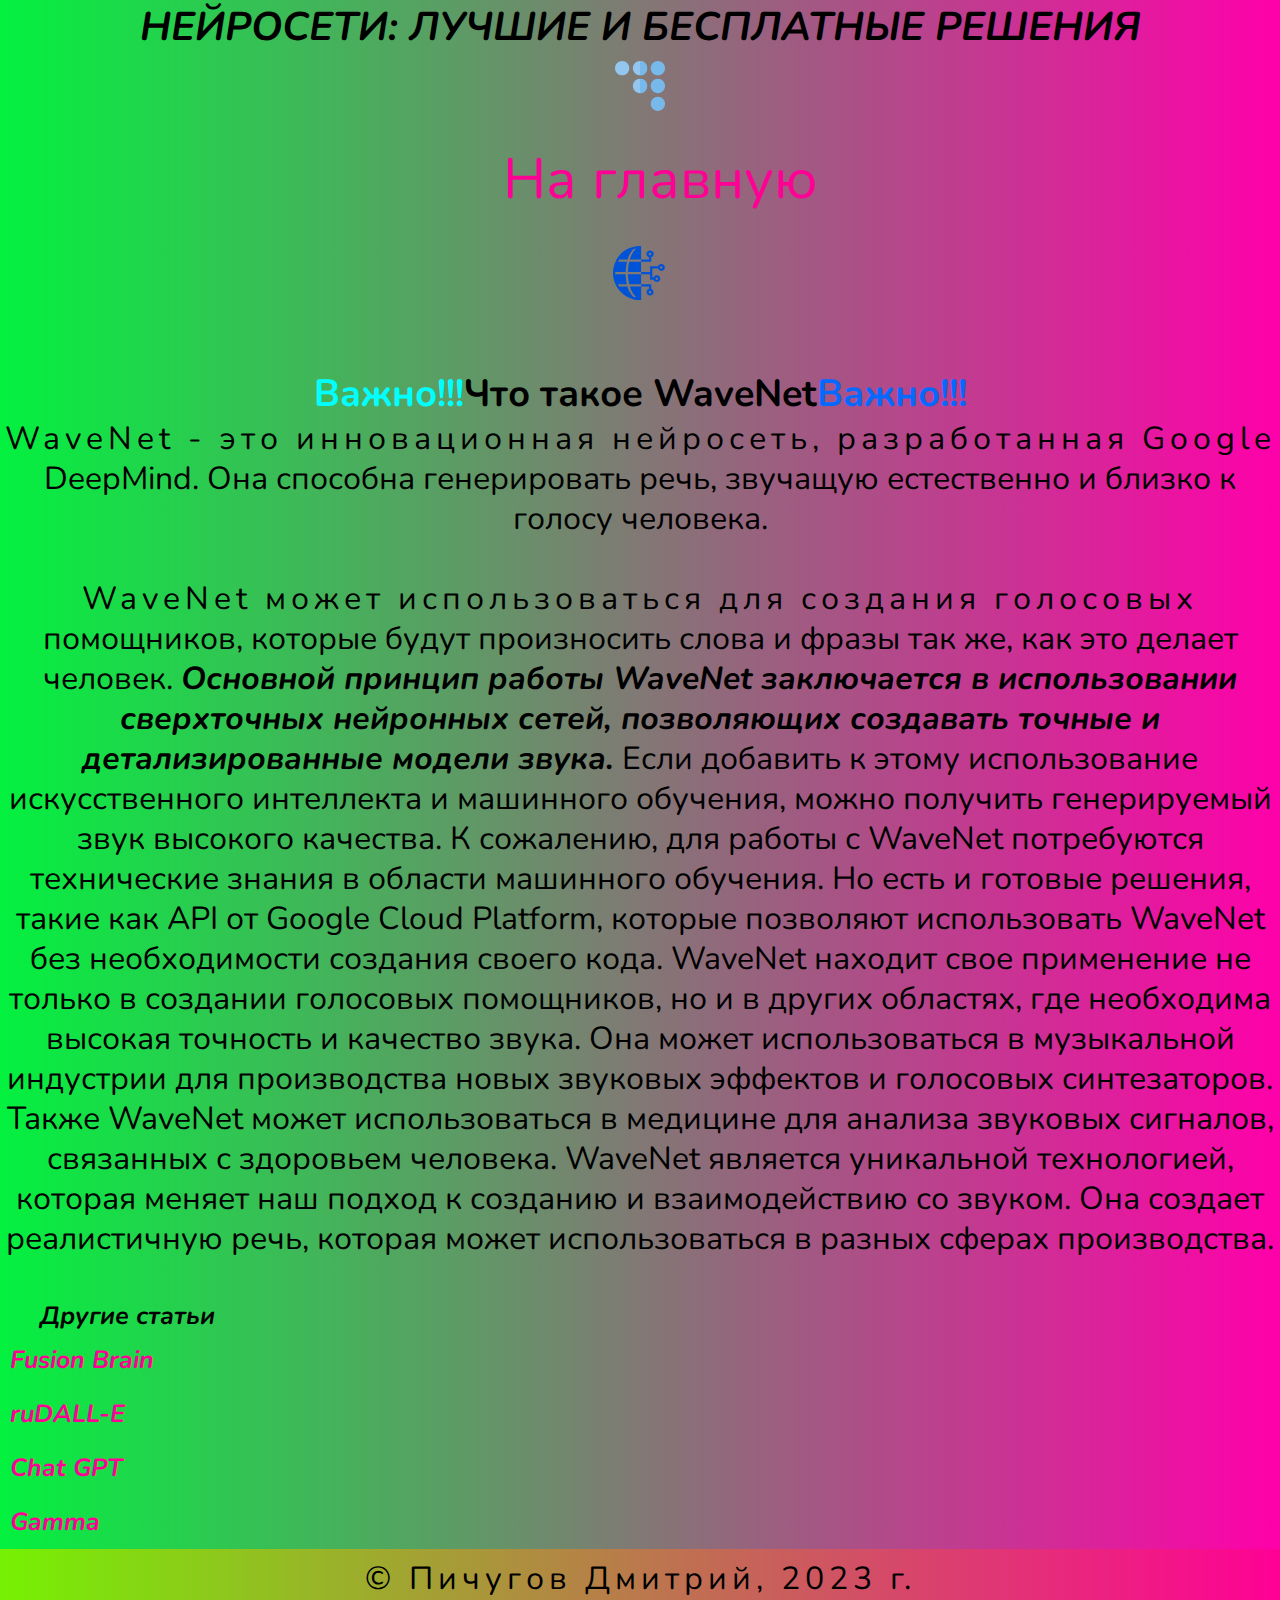
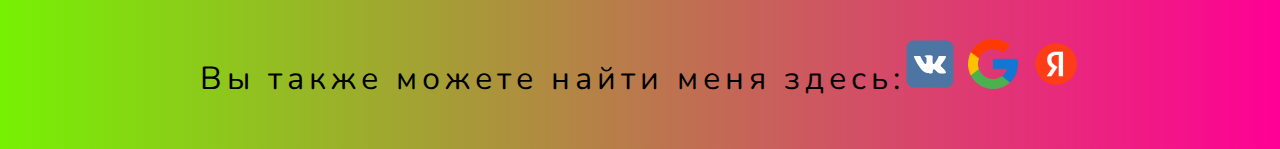
<file: Pichugov_Dmitrij_pi_130/article4.html>
<!DOCTYPE html>
<html lang="ru">
<head>
    <meta charset="UTF-8">
    <meta http-equiv="X-UA-Compatible" content="IE=edge">
    <meta name="viewport" content="width=device-width, initial-scale=1.0">
    <link rel="preconnect" href="https://fonts.googleapis.com">
    <link rel="preconnect" href="https://fonts.gstatic.com" crossorigin>
    <link href="https://fonts.googleapis.com/css2?family=Inria+Sans&family=Nunito:wght@300&display=swap" rel="stylesheet">
    <link rel="stylesheet" href="css/style.css">
    <title>Neural Networks</title>    
</head>
<body>
  <header>
    <h1>Нейросети: лучшие и бесплатные решения</h1>
    <img src="img/logotypes-dots-svgrepo-com.svg" alt="логотип сайта" width="50px">
    <nav>
      <ul>
        <li><a href="index.html">На главную</li></a>
        
      </ul>
    </nav>
  </header>
  <main>
    <section id="content">
      <p><img src="img/6221eac7c0ed2f215059c332_icon--impact.svg" alt="" width="90px"></p>
        <h2>Что такое WaveNet</h2>
        <p>WaveNet - это инновационная нейросеть, разработанная Google DeepMind. Она способна генерировать речь, звучащую естественно и близко к голосу человека.</p>
  <p>WaveNet может использоваться для создания голосовых помощников, которые будут произносить слова и фразы так же, как это делает человек.

    <strong>Основной принцип работы WaveNet заключается в использовании сверхточных нейронных сетей, позволяющих создавать точные и детализированные модели звука.</strong>
    
    Если добавить к этому использование искусственного интеллекта и машинного обучения, можно получить генерируемый звук высокого качества.
    
    К сожалению, для работы с WaveNet потребуются технические знания в области машинного обучения. Но есть и готовые решения, такие как API от Google Cloud Platform, которые позволяют использовать WaveNet без необходимости создания своего кода.
    
    WaveNet находит свое применение не только в создании голосовых помощников, но и в других областях, где необходима высокая точность и качество звука.
    
    Она может использоваться в музыкальной индустрии для производства новых звуковых эффектов и голосовых синтезаторов.
    
    Также WaveNet может использоваться в медицине для анализа звуковых сигналов, связанных с здоровьем человека.
    
    WaveNet является уникальной технологией, которая меняет наш подход к созданию и взаимодействию со звуком.
    
    Она создает реалистичную речь, которая может использоваться в разных сферах производства.</p>
    <ul><strong>Другие статьи</strong></ul>
    <li><a href="article2.html"><strong>Fusion Brain</strong></a></li>
              <li><a href="article3.html"><strong>ruDALL-E</strong></a></li>
              <li><a href="article1.html"><strong>Chat GPT</strong></a></li>
              <li><a href="article5.html"><strong>Gamma</strong></a></li>
      </main>
  <footer>
    <p>&copy; Пичугов Дмитрий, 2023 г.</p>
    <p>Вы также можете найти меня здесь:<a href="https://vk.com/prettysickboy" target="_blank"><img class="social-icon" src="img/VK.com-logo.svg" alt="Соцсеть 1" width="50px"></a>
      <a href="https://www.google.ru/" target="_blank"><img class="social-icon" src="img/google-icon-2048x2048-czn3g8x8.png" alt="Соцсеть 2" width="50px"></a>
      <a href="https://ya.ru/" target="_blank"><img class="social-icon" src="img/Yandex_icon.svg.png" alt="Соцсеть 3" width="50px"></a></p>
  </footer>
</body>
</html>
</file>
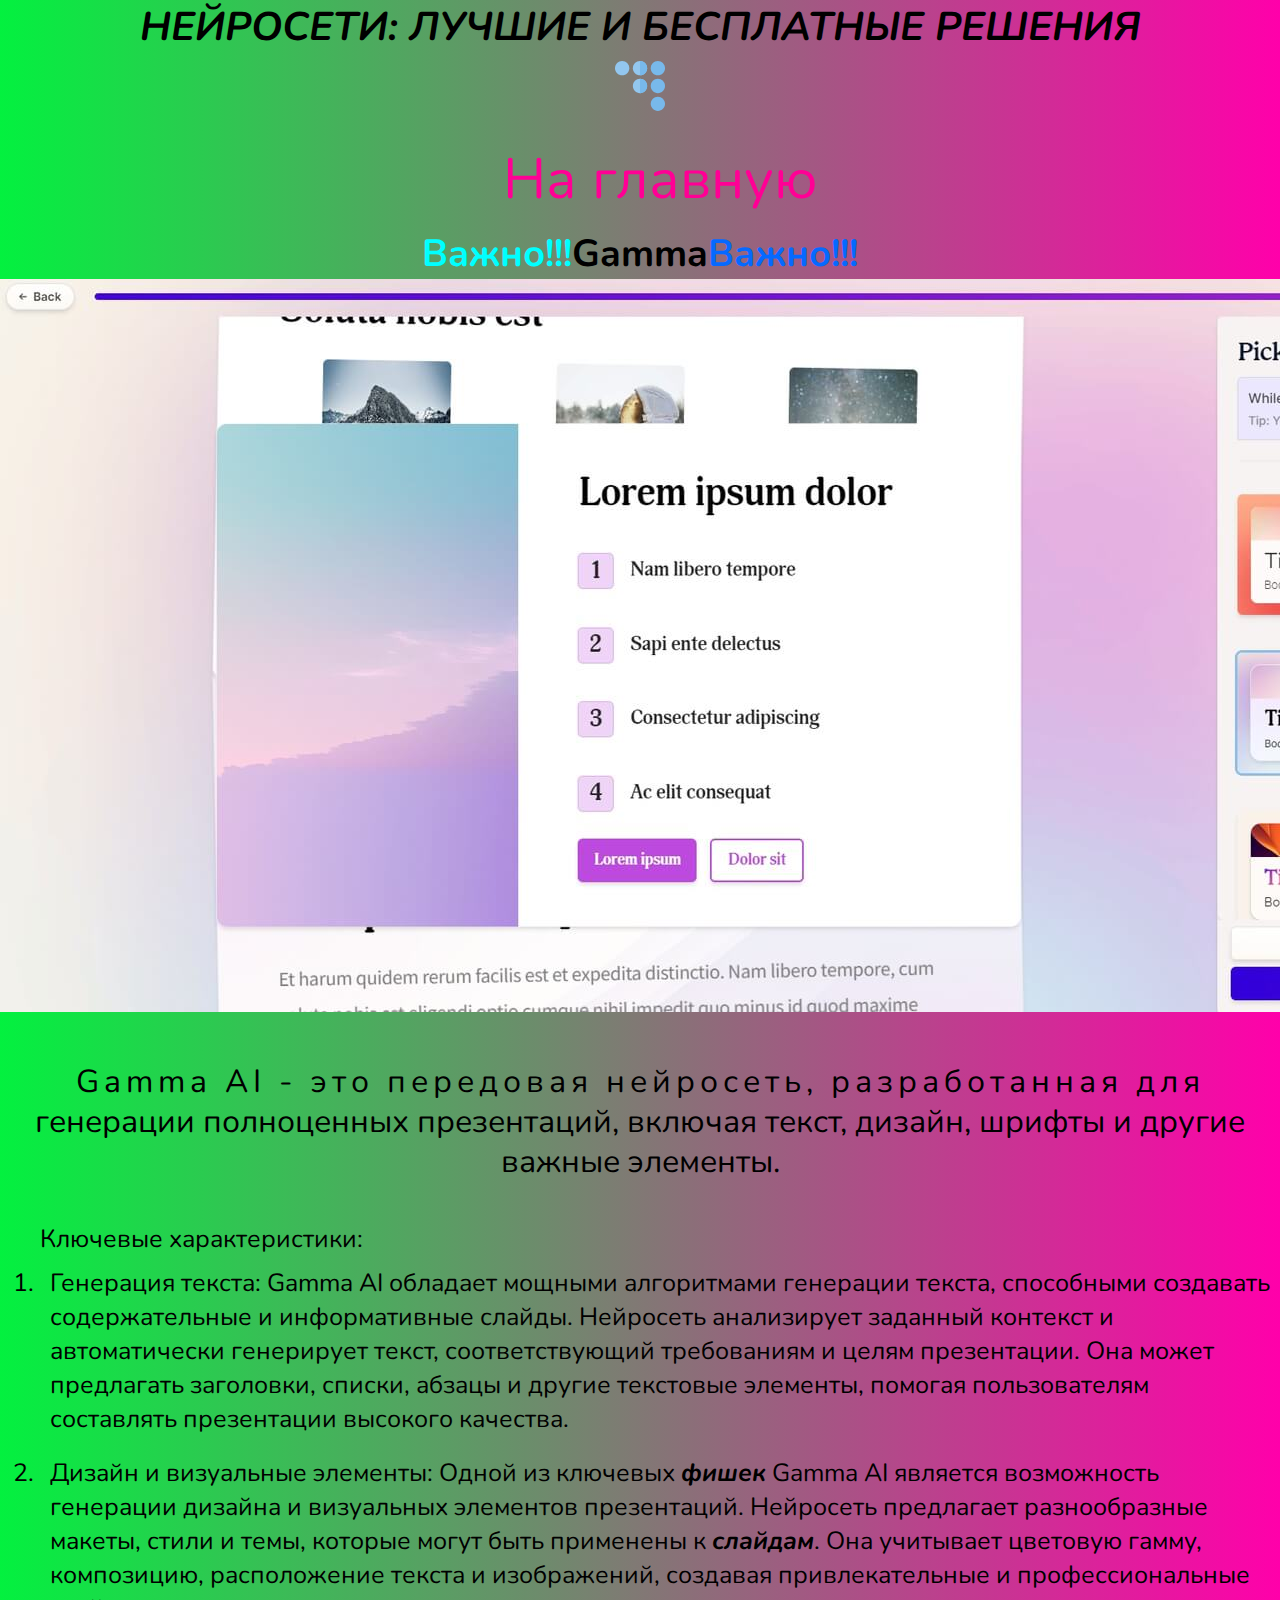
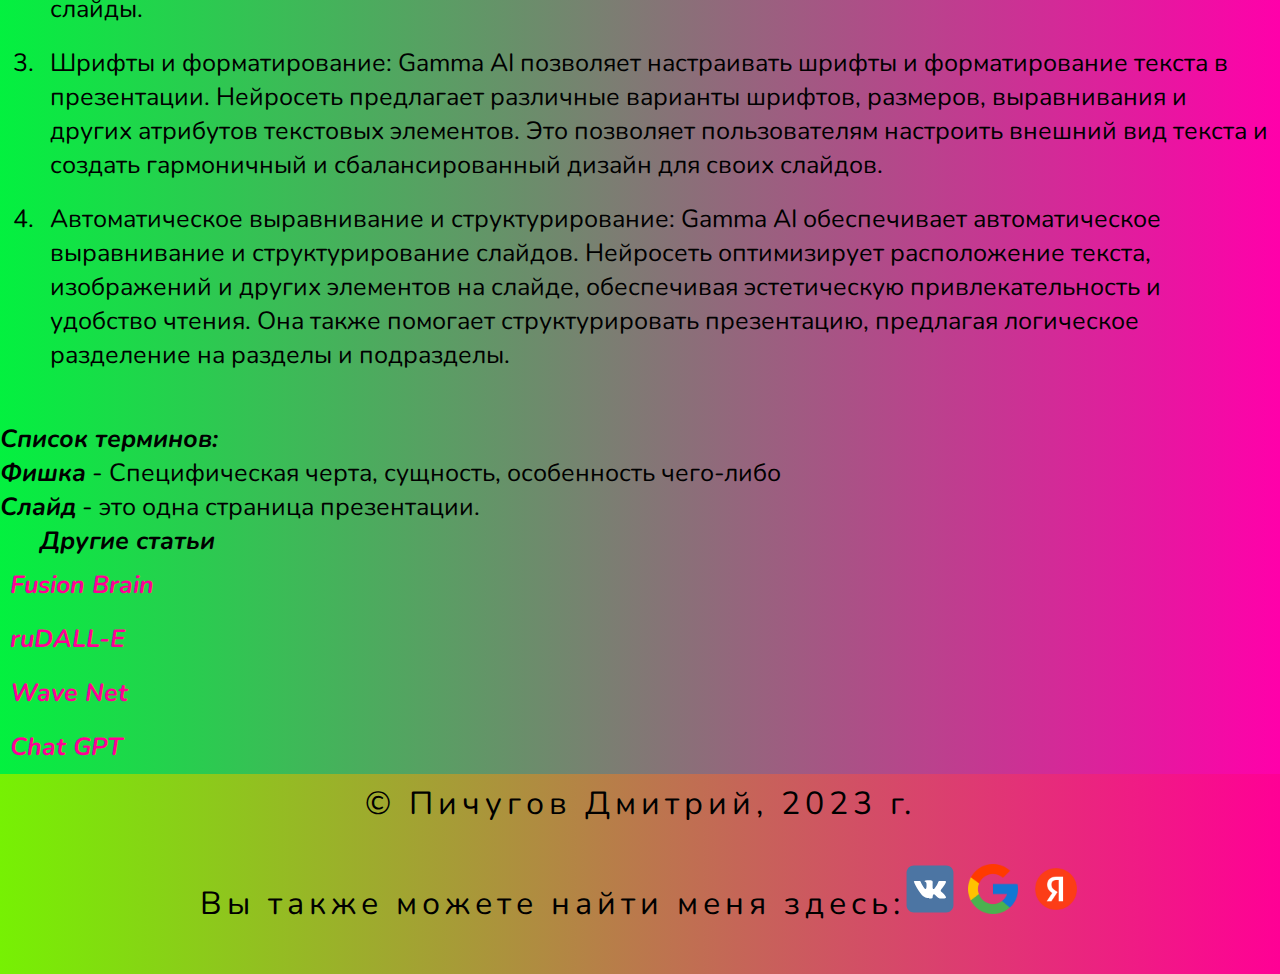
<file: Pichugov_Dmitrij_pi_130/article5.html>
<!DOCTYPE html>
<html lang="ru">
<head>
    <meta charset="UTF-8">
    <meta http-equiv="X-UA-Compatible" content="IE=edge">
    <meta name="viewport" content="width=device-width, initial-scale=1.0">
    <link rel="preconnect" href="https://fonts.googleapis.com">
    <link rel="preconnect" href="https://fonts.gstatic.com" crossorigin>
    <link href="https://fonts.googleapis.com/css2?family=Inria+Sans&family=Nunito:wght@300&display=swap" rel="stylesheet">
    <link rel="stylesheet" href="css/style.css">
    <title>Neural Networks</title>    
</head>
<body>
  <header>
    <h1>Нейросети: лучшие и бесплатные решения</h1>
    <img src="img/logotypes-dots-svgrepo-com.svg" alt="логотип сайта" width="50px">
    <nav>
      <ul>
        <li><a href="index.html">На главную</li></a>
        
      </ul>
    </nav>
  </header>
  <main>
    <section id="content">
        <h2>Gamma</h2>
        <p><img src="img/gamma-5.jpg" alt=""></p>
      <p>Gamma AI - это передовая нейросеть, разработанная для генерации полноценных презентаций, включая текст, дизайн, шрифты и другие важные элементы.</p>
  <p><ol>Ключевые характеристики:
      <li>Генерация текста: Gamma AI обладает мощными алгоритмами генерации текста, способными создавать содержательные и информативные слайды. Нейросеть анализирует заданный контекст и автоматически генерирует текст, соответствующий требованиям и целям презентации. Она может предлагать заголовки, списки, абзацы и другие текстовые элементы, помогая пользователям составлять презентации высокого качества.</li>
  <li>Дизайн и визуальные элементы: Одной из ключевых <strong>фишек</strong> Gamma AI является возможность генерации дизайна и визуальных элементов презентаций. Нейросеть предлагает разнообразные макеты, стили и темы, которые могут быть применены к <strong>слайдам</strong>. Она учитывает цветовую гамму, композицию, расположение текста и изображений, создавая привлекательные и профессиональные слайды.</li>
  <li>Шрифты и форматирование: Gamma AI позволяет настраивать шрифты и форматирование текста в презентации. Нейросеть предлагает различные варианты шрифтов, размеров, выравнивания и других атрибутов текстовых элементов. Это позволяет пользователям настроить внешний вид текста и создать гармоничный и сбалансированный дизайн для своих слайдов.</li>
  <li>Автоматическое выравнивание и структурирование: Gamma AI обеспечивает автоматическое выравнивание и структурирование слайдов. Нейросеть оптимизирует расположение текста, изображений и других элементов на слайде, обеспечивая эстетическую привлекательность и удобство чтения. Она также помогает структурировать презентацию, предлагая логическое разделение на разделы и подразделы.</li>
</ol></p>
<dl>
<dt><strong>Список терминов:</strong></dt>
<dd><strong>Фишка</strong> - Специфическая черта, сущность, особенность чего-либо</dd>
<dd><strong>Слайд</strong> - это одна страница презентации.</dd>


</dl>
<ul><strong>Другие статьи</strong></ul>
<li><a href="article2.html"><strong>Fusion Brain</strong></a></li>
          <li><a href="article3.html"><strong>ruDALL-E</strong></a></li>
          <li><a href="article4.html"><strong>Wave Net</strong></a></li>
          <li><a href="article1.html"><strong>Chat GPT</strong></a></li>
    </main>
  <footer>
    <p>&copy; Пичугов Дмитрий, 2023 г.</p>
    <p>Вы также можете найти меня здесь:<a href="https://vk.com/prettysickboy" target="_blank"><img class="social-icon" src="img/VK.com-logo.svg" alt="Соцсеть 1" width="50px"></a>
      <a href="https://www.google.ru/" target="_blank"><img class="social-icon" src="img/google-icon-2048x2048-czn3g8x8.png" alt="Соцсеть 2" width="50px"></a>
      <a href="https://ya.ru/" target="_blank"><img class="social-icon" src="img/Yandex_icon.svg.png" alt="Соцсеть 3" width="50px"></a></p>
  </footer>
</body>
</html>
</file>
<file: css/style.css>
*{
    margin: 0;
    padding: 10;
}
html{
    font-size: 1.5cm;
    
font-family: 'Nunito', sans-serif;
background-image: linear-gradient(to left, #ff00aa, #03f13f); 
}
header {
    background-image: linear-gradient(to left, #ff00aa, #03f13f);
    text-align: center;
}
main {
    background-image: linear-gradient(to left, #ff00aa, #03f13f);
}
footer {
    background-image: linear-gradient(to left, #ff0095, #76f103);
    background-color: rgba(2, 199, 248, 0.541);
    padding: 10px 50px;
}
#about{
    background-color: rgba(184, 62, 196, 0.562);
    padding: 10px 50px;
    text-align: center;
}
#article{
    background-image: linear-gradient(to left, #ff0095, #76f103);
    background-color: rgba(2, 199, 248, 0.651);
    padding: 10px 50px;
}
p{
    text-align: justify;
    font-size: 32px;
    line-height: 40px;
    margin-bottom: 40px;
    border-radius: 10px;
}
h1{
    text-transform: uppercase;
    color: rgb(0, 0, 0);
    font-size: 40px;
    font-style: italic;
}
h2{
    font-size: 1cm;
    text-align: center;
}
section{
    font-size: 25px;

}
ul{
    list-style: none;
}
h4{
    padding: 10px;
}
li{
    padding: 10px;
}
p{
    text-align: center;
}
a:link{
    color: #ff0095;
}
a:active{
    color: #76f103;
}
a:visited{
    color: #f1b903;
}
a:hover{
    color: aqua;
    text-decoration: underline;
}
a:focus{
    color: #ff0095;
}
a{
    text-decoration: none;
    color: brown;
}
strong:lang(ru){
    font-style: italic;
}
p:lang(en){
    text-decoration: underline;
}
q{
    font-size: 30px;
    text-align: center;
}
h2:before{
    content: "Важно!!!";
    border: 5px;
    color: aqua;
}
h2:after{
    content: "Важно!!!";
    border: 5px;
    color: rgb(5, 105, 255);
}
p:first-line{
    letter-spacing: 5px;
}
#articles li:nth-child(even){
    background-color: #03f13f;
}
table {
    width: 1%;
    border-collapse: collapse;
    font-size: 30px;
    margin: auto;
}
th, td {
    border: 2px solid #000000;
    padding: 8px;
    text-align: center;
}
th {
    background-color: #229c28;
}
#contact-form input[type = "text"] {
    height: 20px;
    width: 250px;
    padding: 5px;
    margin-bottom: 10px;
    border: rgb(89, 0, 253) solid 1px;
    background-color: #eddfff;
}

#contact-form input[type="submit"] {
    height: 30px;
    width: 100px;
    padding: 5px;
    margin-bottom: 10px;
    border: rgb(44, 2, 83) solid 1px;
    background-color: #8223ff;
}
#contact-form input[type="submit"]:hover {
    height: 30px;
    width: 100px;
    padding: 5px;
    margin-bottom: 10px;
    border: rgb(44, 2, 83) solid 1px;
    background-color: whitesmoke;
}
#contact-form textarea {
    height: 20px;
    width: 250px;
    padding: 5px;
    margin-bottom: 10px;
    border: rgb(89, 0, 253) solid 1px;
    background-color: #eddfff;
}
#contact-form option {
    height: 20px;
    width: 250px;
    padding: 5px;
    margin-bottom: 10px;
    border: rgb(89, 0, 253) solid 1px;
    background-color: #eddfff;
}
#contact-form select[type="theme"] {
    width: 260px;
    padding: 5px;
    margin-bottom: 10px;
    border: rgb(89, 0, 253) solid 1px;
    background-color: #eddfff;
}
tr:nth-child(even){
    background-color: rgb(6, 245, 106)
 }
 
 tr:nth-child(ofd){
    background-color: rgb(255, 0, 0)
 }
 
 th:nth-child(even){
    background-color: rgb(19, 3, 250)
 }
 
 th:nth-child(ofd){
    background-color: rgb(184, 25, 25)
 }
</file>
<file: Pichugov_Dmitrij_pi_130/css/style.css>
*{
    margin: 0;
    padding: 10;
}
html{
    font-size: 1.5cm;
    
font-family: 'Nunito', sans-serif;
background-image: linear-gradient(to left, #ff00aa, #03f13f); 
}
header {
    background-image: linear-gradient(to left, #ff00aa, #03f13f);
    text-align: center;
}
main {
    background-image: linear-gradient(to left, #ff00aa, #03f13f);
}
footer {
    background-image: linear-gradient(to left, #ff0095, #76f103);
    background-color: rgba(2, 199, 248, 0.541);
    padding: 10px 50px;
}
#about{
    background-color: rgba(184, 62, 196, 0.562);
    padding: 10px 50px;
    text-align: center;
}
#article{
    background-image: linear-gradient(to left, #ff0095, #76f103);
    background-color: rgba(2, 199, 248, 0.651);
    padding: 10px 50px;
}
p{
    text-align: justify;
    font-size: 32px;
    line-height: 40px;
    margin-bottom: 40px;
    border-radius: 10px;
}
h1{
    text-transform: uppercase;
    color: rgb(0, 0, 0);
    font-size: 40px;
    font-style: italic;
}
h2{
    font-size: 1cm;
    text-align: center;
}
section{
    font-size: 25px;

}
ul{
    list-style: none;
}
h4{
    padding: 10px;
}
li{
    padding: 10px;
}
p{
    text-align: center;
}
a:link{
    color: #ff0095;
}
a:active{
    color: #76f103;
}
a:visited{
    color: #f1b903;
}
a:hover{
    color: aqua;
    text-decoration: underline;
}
a:focus{
    color: #ff0095;
}
a{
    text-decoration: none;
    color: brown;
}
strong:lang(ru){
    font-style: italic;
}
p:lang(en){
    text-decoration: underline;
}
q{
    font-size: 30px;
    text-align: center;
}
h2:before{
    content: "Важно!!!";
    border: 5px;
    color: aqua;
}
h2:after{
    content: "Важно!!!";
    border: 5px;
    color: rgb(5, 105, 255);
}
p:first-line{
    letter-spacing: 5px;
}
#articles li:nth-child(even){
    background-color: #03f13f;
}
</file>
